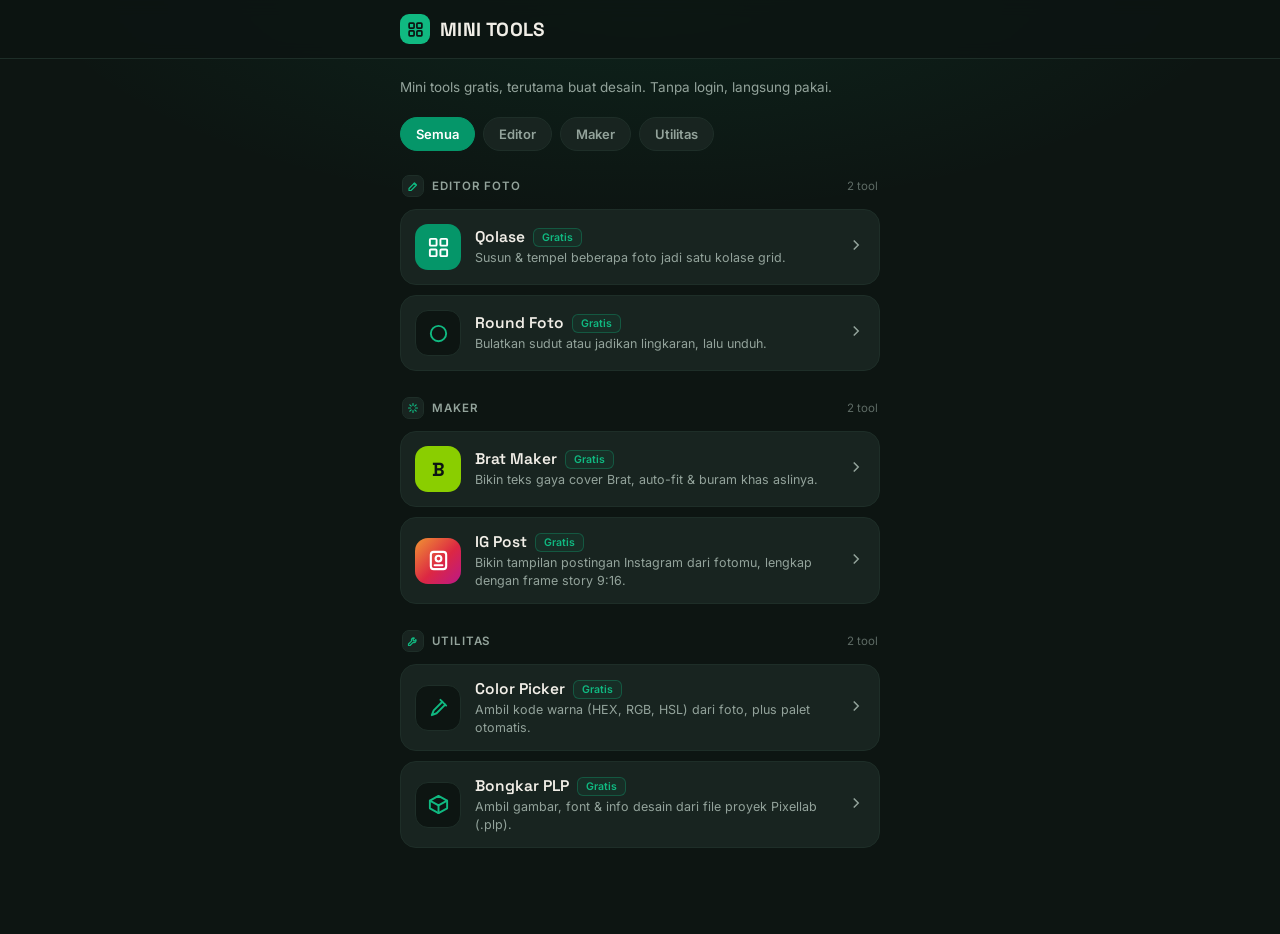
<file: index.html>
<!DOCTYPE html>
<html lang="id">
<head>
<meta charset="UTF-8">
<meta name="viewport" content="width=device-width, initial-scale=1.0, maximum-scale=1.0">
<title>Mini Tools — Alpa</title>
<meta name="description" content="Kumpulan mini tools gratis untuk desain: kolase foto, bulatkan foto, Brat Maker, IG Post, color picker, dan lainnya — langsung dari browser.">

<!-- Open Graph: preview link WhatsApp/Facebook/dll. URL harus absolut. -->
<meta property="og:title" content="Mini Tools — Alpa">
<meta property="og:description" content="Kumpulan mini tools gratis untuk desain: kolase foto, bulatkan foto, Brat Maker, IG Post, color picker, dan lainnya — langsung dari browser.">
<meta property="og:image" content="https://udiantos.github.io/og-image.jpg">
<meta property="og:image:alt" content="Mini Tools — kumpulan tools desain gratis">
<meta property="og:url" content="https://udiantos.github.io/">
<meta property="og:type" content="website">
<meta property="og:locale" content="id_ID">
<meta name="twitter:card" content="summary_large_image">
<link rel="preconnect" href="https://fonts.googleapis.com">
<link href="https://fonts.googleapis.com/css2?family=Space+Grotesk:wght@500;600;700&family=Inter:wght@400;500;600&display=swap" rel="stylesheet">
<style>
  :root{
    --ink:#0D1512; --ink-soft:#182420; --ink-line:#1E2E28; --ink-line-hi:#2A3E36;
    --emerald:#10B981; --emerald-deep:#059669;
    --text-light:#F1EEE7; --text-dim:#93A39B;
  }
  *{box-sizing:border-box;}
  [hidden]{display:none !important;}
  html,body{margin:0;padding:0;}
  body{
    background:var(--ink); color:var(--text-light); font-family:'Inter',sans-serif;
    min-height:100vh;
    background-image:
      radial-gradient(ellipse 70% 40% at 50% -5%, rgba(16,185,129,0.10), transparent 70%);
    background-repeat:no-repeat;
  }
  .wrap{ max-width:520px; margin:0 auto; padding:20px 20px 60px; }

  /* ---- Header ---- */
  .topbar{ border-bottom:1px solid var(--ink-line); background:rgba(13,21,18,0.85); position:sticky; top:0; z-index:10; backdrop-filter:blur(8px); -webkit-backdrop-filter:blur(8px); }
  .topbar-in{ max-width:520px; margin:0 auto; padding:14px 20px; display:flex; align-items:center; justify-content:space-between; gap:12px; }
  .brand{ display:flex; align-items:center; gap:10px; }
  .brand-icon{
    width:30px; height:30px; border-radius:9px; background:var(--emerald);
    display:flex; align-items:center; justify-content:center; flex-shrink:0;
  }
  .brand-icon svg{ width:17px; height:17px; color:var(--ink); }
  .brand-name{ font-family:'Space Grotesk',sans-serif; font-size:19px; font-weight:700; letter-spacing:0.02em; }
  .tagline{ color:var(--text-dim); font-size:13.5px; margin:0 0 22px; }

  /* ---- Filter chips ---- */
  .filters{
    display:flex; gap:8px; overflow-x:auto; scrollbar-width:none;
    margin:0 -20px 24px; padding:0 20px;
  }
  .filters::-webkit-scrollbar{ display:none; }
  .chip{
    flex-shrink:0; border:1px solid var(--ink-line); background:var(--ink-soft); color:var(--text-dim);
    font-family:'Inter',sans-serif; font-size:13px; font-weight:600; padding:8px 15px;
    border-radius:999px; cursor:pointer; transition:background .15s ease, color .15s ease, border-color .15s ease;
  }
  .chip.active{ background:var(--emerald-deep); border-color:var(--emerald-deep); color:#fff; }

  /* ---- Sections ---- */
  .group{ margin-bottom:26px; }
  .group-head{ display:flex; align-items:center; gap:8px; margin:0 2px 12px; }
  .group-icon{
    width:22px; height:22px; border-radius:7px; background:var(--ink-soft); border:1px solid var(--ink-line);
    display:flex; align-items:center; justify-content:center; color:var(--emerald); flex-shrink:0;
  }
  .group-icon svg{ width:12px; height:12px; }
  .group-title{
    font-size:11.5px; font-weight:600; letter-spacing:0.08em; text-transform:uppercase; color:var(--text-dim);
  }
  .group-count{ font-size:11.5px; color:var(--text-dim); opacity:.6; margin-left:auto; }

  .tools{ display:flex; flex-direction:column; gap:10px; }
  .tool-card{
    display:flex; align-items:center; gap:14px; text-decoration:none; color:inherit;
    background:var(--ink-soft); border:1px solid var(--ink-line); border-radius:16px;
    padding:14px 14px 14px 14px; transition:border-color 0.15s ease, transform 0.1s ease;
  }
  .tool-card:active{ transform:scale(0.98); }
  .tool-card:hover{ border-color:var(--ink-line-hi); }
  .tool-icon{
    width:46px; height:46px; border-radius:13px; flex-shrink:0;
    display:flex; align-items:center; justify-content:center;
  }
  .tool-icon svg{ width:23px; height:23px; }
  .tool-icon.solid{ background:var(--emerald-deep); }
  .tool-icon.solid svg{ color:#fff; }
  .tool-icon.dark{ background:var(--ink); border:1px solid var(--ink-line); }
  .tool-icon.dark svg{ color:var(--emerald); }
  .tool-icon.igpost{ background:linear-gradient(135deg,#f09433,#dc2743 55%,#bc1888); color:#fff; }
  .tool-icon.igpost svg{ color:#fff; }
  .tool-icon.brat{ background:#8ACE00; color:#0D1512; font-family:'Space Grotesk',sans-serif; font-weight:700; font-size:19px; }
  .tool-body{ flex:1; min-width:0; }
  .tool-top{ display:flex; align-items:center; gap:8px; margin-bottom:2px; }
  .tool-name{ font-family:'Space Grotesk',sans-serif; font-size:15.5px; font-weight:600; }
  .tool-desc{ color:var(--text-dim); font-size:12.5px; line-height:1.4; }
  .tool-arrow{ color:var(--text-dim); flex-shrink:0; }
  .tool-arrow svg{ width:18px; height:18px; }

  .badge{
    font-size:10.5px; font-weight:600; padding:2px 8px; border-radius:6px; white-space:nowrap;
    background:var(--ink); border:1px solid var(--ink-line); color:var(--text-dim);
  }
  .badge.free{ color:var(--emerald); border-color:rgba(16,185,129,0.3); background:rgba(16,185,129,0.07); }

  .empty{ text-align:center; color:var(--text-dim); font-size:13px; padding:30px 0; }
</style>
</head>
<body>
  <header class="topbar">
    <div class="topbar-in">
      <div class="brand">
        <div class="brand-icon">
          <svg viewBox="0 0 24 24" fill="none" stroke="currentColor" stroke-width="2.4" stroke-linecap="round" stroke-linejoin="round"><rect x="3" y="3" width="7" height="7" rx="1.2"/><rect x="14" y="3" width="7" height="7" rx="1.2"/><rect x="3" y="14" width="7" height="7" rx="1.2"/><rect x="14" y="14" width="7" height="7" rx="1.2"/></svg>
        </div>
        <div class="brand-name">MINI TOOLS</div>
      </div>
    </div>
  </header>
  <div class="wrap">
    <p class="tagline" id="tagline">Mini tools gratis, terutama buat desain. Tanpa login, langsung pakai.</p>

    <div class="filters" id="filters">
      <button class="chip active" data-filter="all">Semua</button>
      <button class="chip" data-filter="editor">Editor</button>
      <button class="chip" data-filter="maker">Maker</button>
      <button class="chip" data-filter="utilitas">Utilitas</button>
    </div>

    <!-- ===== EDITOR ===== -->
    <section class="group" data-group="editor">
      <div class="group-head">
        <div class="group-icon"><svg viewBox="0 0 24 24" fill="none" stroke="currentColor" stroke-width="2.4" stroke-linecap="round" stroke-linejoin="round"><path d="M4 21v-4l11-11 4 4L8 21H4z"/><path d="M14 7l3 3"/></svg></div>
        <div class="group-title">Editor Foto</div>
        <div class="group-count"></div>
      </div>
      <div class="tools">
        <a class="tool-card" href="/qolase/">
          <div class="tool-icon solid">
            <svg viewBox="0 0 24 24" fill="none" stroke="currentColor" stroke-width="2" stroke-linecap="round" stroke-linejoin="round"><rect x="3" y="3" width="7" height="7" rx="1"/><rect x="14" y="3" width="7" height="7" rx="1"/><rect x="3" y="14" width="7" height="7" rx="1"/><rect x="14" y="14" width="7" height="7" rx="1"/></svg>
          </div>
          <div class="tool-body">
            <div class="tool-top"><div class="tool-name">Qolase</div><span class="badge free">Gratis</span></div>
            <div class="tool-desc">Susun &amp; tempel beberapa foto jadi satu kolase grid.</div>
          </div>
          <div class="tool-arrow"><svg viewBox="0 0 24 24" fill="none" stroke="currentColor" stroke-width="2"><path d="M9 6l6 6-6 6"/></svg></div>
        </a>

        <a class="tool-card" href="/round-foto/">
          <div class="tool-icon dark">
            <svg viewBox="0 0 24 24" fill="none" stroke="currentColor" stroke-width="2"><rect x="4" y="4" width="16" height="16" rx="8"/></svg>
          </div>
          <div class="tool-body">
            <div class="tool-top"><div class="tool-name">Round Foto</div><span class="badge free">Gratis</span></div>
            <div class="tool-desc">Bulatkan sudut atau jadikan lingkaran, lalu unduh.</div>
          </div>
          <div class="tool-arrow"><svg viewBox="0 0 24 24" fill="none" stroke="currentColor" stroke-width="2"><path d="M9 6l6 6-6 6"/></svg></div>
        </a>

      </div>
    </section>

    <!-- ===== MAKER ===== -->
    <section class="group" data-group="maker">
      <div class="group-head">
        <div class="group-icon"><svg viewBox="0 0 24 24" fill="none" stroke="currentColor" stroke-width="2.4" stroke-linecap="round" stroke-linejoin="round"><path d="M12 3v4M12 17v4M3 12h4M17 12h4M5.6 5.6l2.8 2.8M15.6 15.6l2.8 2.8M18.4 5.6l-2.8 2.8M8.4 15.6l-2.8 2.8"/></svg></div>
        <div class="group-title">Maker</div>
        <div class="group-count"></div>
      </div>
      <div class="tools">
        <a class="tool-card" href="/brat-maker/">
          <div class="tool-icon brat">B</div>
          <div class="tool-body">
            <div class="tool-top"><div class="tool-name">Brat Maker</div><span class="badge free">Gratis</span></div>
            <div class="tool-desc">Bikin teks gaya cover Brat, auto-fit &amp; buram khas aslinya.</div>
          </div>
          <div class="tool-arrow"><svg viewBox="0 0 24 24" fill="none" stroke="currentColor" stroke-width="2"><path d="M9 6l6 6-6 6"/></svg></div>
        </a>
        <a class="tool-card" href="/ig-post/">
          <div class="tool-icon igpost"><svg viewBox="0 0 24 24" fill="none" stroke="currentColor" stroke-width="2.2" stroke-linecap="round" stroke-linejoin="round"><rect x="4" y="3" width="16" height="18" rx="3"/><circle cx="12" cy="10" r="3"/><path d="M8 17h8"/></svg></div>
          <div class="tool-body">
            <div class="tool-top"><div class="tool-name">IG Post</div><span class="badge free">Gratis</span></div>
            <div class="tool-desc">Bikin tampilan postingan Instagram dari fotomu, lengkap dengan frame story 9:16.</div>
          </div>
          <div class="tool-arrow"><svg viewBox="0 0 24 24" fill="none" stroke="currentColor" stroke-width="2"><path d="M9 6l6 6-6 6"/></svg></div>
        </a>
      </div>
    </section>

    <!-- ===== UTILITAS ===== -->
    <section class="group" data-group="utilitas">
      <div class="group-head">
        <div class="group-icon"><svg viewBox="0 0 24 24" fill="none" stroke="currentColor" stroke-width="2.4" stroke-linecap="round" stroke-linejoin="round"><path d="M14.7 6.3a4 4 0 0 0-5.4 5.4L3 18v3h3l6.3-6.3a4 4 0 0 0 5.4-5.4l-2.6 2.6-2.4-.6-.6-2.4 2.6-2.6z"/></svg></div>
        <div class="group-title">Utilitas</div>
        <div class="group-count"></div>
      </div>
      <div class="tools">
        <a class="tool-card" href="/color-picker/">
          <div class="tool-icon dark">
            <svg viewBox="0 0 24 24" fill="none" stroke="currentColor" stroke-width="2" stroke-linecap="round" stroke-linejoin="round"><path d="M14 4l6 6"/><path d="M16 6L7 15l-2 5 5-2 9-9"/></svg>
          </div>
          <div class="tool-body">
            <div class="tool-top"><div class="tool-name">Color Picker</div><span class="badge free">Gratis</span></div>
            <div class="tool-desc">Ambil kode warna (HEX, RGB, HSL) dari foto, plus palet otomatis.</div>
          </div>
          <div class="tool-arrow"><svg viewBox="0 0 24 24" fill="none" stroke="currentColor" stroke-width="2"><path d="M9 6l6 6-6 6"/></svg></div>
        </a>
        <a class="tool-card" href="/bongkar-plp/">
          <div class="tool-icon dark">
            <svg viewBox="0 0 24 24" fill="none" stroke="currentColor" stroke-width="2" stroke-linecap="round" stroke-linejoin="round"><path d="M21 8l-9-5-9 5 9 5 9-5z"/><path d="M3 8v8l9 5 9-5V8"/><path d="M12 13v8"/></svg>
          </div>
          <div class="tool-body">
            <div class="tool-top"><div class="tool-name">Bongkar PLP</div><span class="badge free">Gratis</span></div>
            <div class="tool-desc">Ambil gambar, font &amp; info desain dari file proyek Pixellab (.plp).</div>
          </div>
          <div class="tool-arrow"><svg viewBox="0 0 24 24" fill="none" stroke="currentColor" stroke-width="2"><path d="M9 6l6 6-6 6"/></svg></div>
        </a>
      </div>
    </section>

    <div class="empty" id="emptyMsg" hidden>Belum ada tools di kategori ini.</div>
  </div>

<script>
(function(){
  var filters = document.getElementById('filters');
  var groups = [].slice.call(document.querySelectorAll('.group'));

  // jumlah tools per kategori
  groups.forEach(function(g){
    var n = g.querySelectorAll('.tool-card').length;
    g.querySelector('.group-count').textContent = n + ' tool';
  });

  // ---- Filter kategori ----
  function applyFilter(name){
    var shown = 0;
    groups.forEach(function(g){
      var show = name === 'all' || g.dataset.group === name;
      g.hidden = !show;
      if (show) shown++;
    });
    document.getElementById('emptyMsg').hidden = shown > 0;
    [].forEach.call(filters.querySelectorAll('.chip'), function(c){
      c.classList.toggle('active', c.dataset.filter === name);
    });
    try { sessionStorage.setItem("tools_filter", name); } catch(e) {}
  }
  filters.addEventListener('click', function(e){
    var btn = e.target.closest('.chip');
    if (btn) applyFilter(btn.dataset.filter);
  });
  var saved = 'all';
  try { saved = sessionStorage.getItem("tools_filter") || 'all'; } catch(e) {}
  if (!filters.querySelector('[data-filter="' + saved + '"]')) saved = 'all';
  applyFilter(saved);
})();
</script>
</body>
</html>
</file>
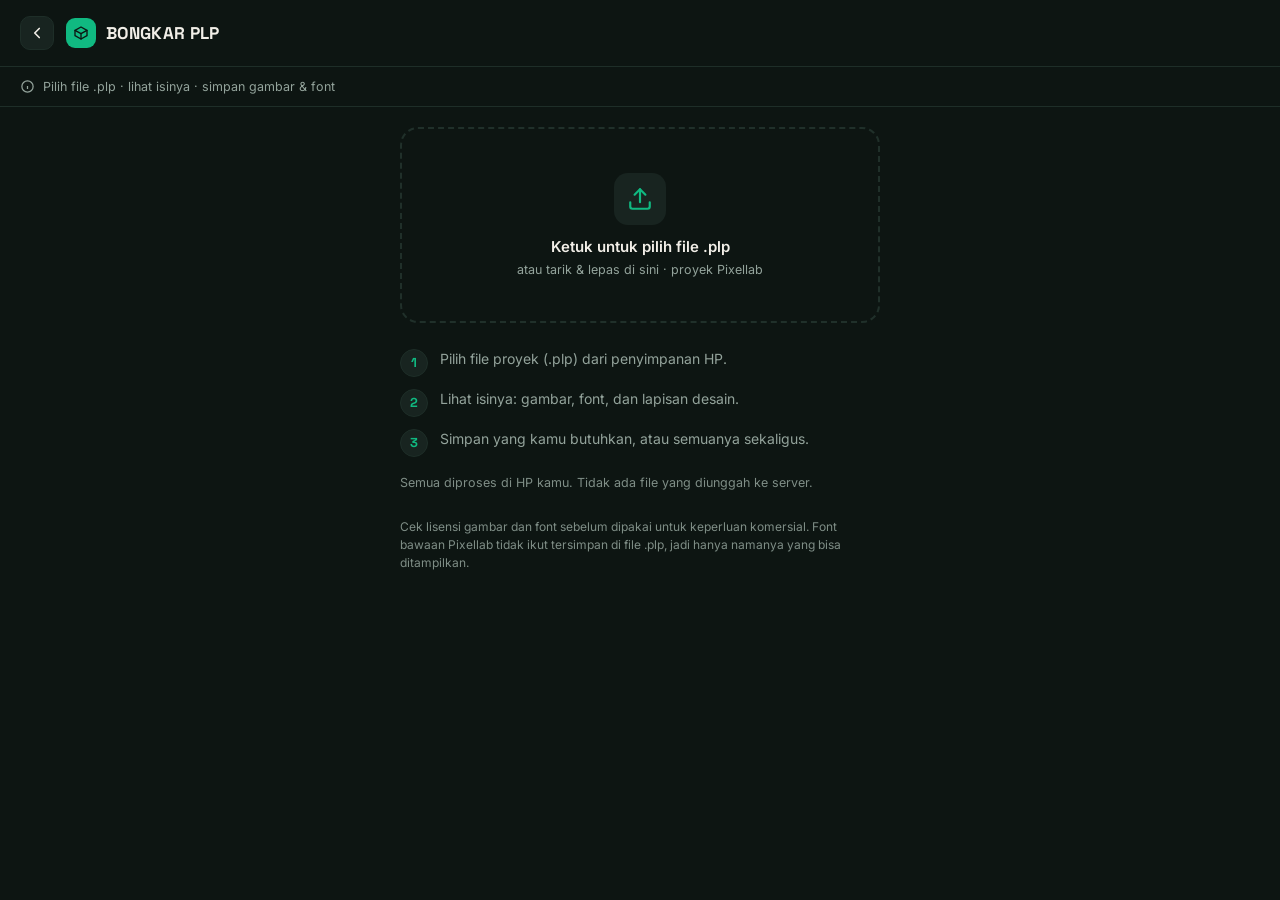
<file: bongkar-plp/index.html>
<!DOCTYPE html>
<html lang="id">
<head>
<meta charset="UTF-8">
<meta name="viewport" content="width=device-width, initial-scale=1.0, maximum-scale=1.0">
<title>Bongkar PLP — Mini Tools</title>
<link rel="preconnect" href="https://fonts.googleapis.com">
<link href="https://fonts.googleapis.com/css2?family=Space+Grotesk:wght@400;500;600;700&family=Inter:wght@400;500;600&display=swap" rel="stylesheet">
<link rel="stylesheet" href="styles.css">
</head>
<body>

<div class="topbar">
  <a class="back-btn" href="/" aria-label="Kembali ke daftar tools">
    <svg viewBox="0 0 24 24" fill="none" stroke="currentColor" stroke-width="2.2" stroke-linecap="round" stroke-linejoin="round"><path d="M15 18l-6-6 6-6"/></svg>
  </a>
  <div class="topbar-brand">
    <div class="topbar-icon">
      <svg viewBox="0 0 24 24" fill="none" stroke="currentColor" stroke-width="2" stroke-linecap="round" stroke-linejoin="round"><path d="M21 8l-9-5-9 5 9 5 9-5z"/><path d="M3 8v8l9 5 9-5V8"/><path d="M12 13v8"/></svg>
    </div>
    BONGKAR PLP
  </div>
</div>

<div class="hint-bar">
  <span class="hint-icon">
    <svg viewBox="0 0 24 24" fill="none" stroke="currentColor" stroke-width="2"><circle cx="12" cy="12" r="9"/><path d="M12 16v-5M12 8h.01"/></svg>
  </span>
  <span>Pilih file .plp · lihat isinya · simpan gambar &amp; font</span>
</div>

<div class="content">
  <input id="file" type="file" hidden>

  <!-- Intro: dipilih file dulu -->
  <section id="intro">
    <div class="dropzone" id="dropzone">
      <div class="dropzone-icon">
        <svg viewBox="0 0 24 24" fill="none" stroke="currentColor" stroke-width="2" stroke-linecap="round" stroke-linejoin="round"><path d="M21 15v4a2 2 0 0 1-2 2H5a2 2 0 0 1-2-2v-4"/><path d="M17 8l-5-5-5 5"/><path d="M12 3v12"/></svg>
      </div>
      <div class="dropzone-title">Ketuk untuk pilih file .plp</div>
      <div class="dropzone-sub">atau tarik &amp; lepas di sini · proyek Pixellab</div>
    </div>

    <div id="prog" hidden><div id="bar"><i></i></div><span id="ptxt"></span></div>
    <div id="err" class="alert" role="alert" hidden></div>

    <ol class="steps">
      <li><span class="num">1</span><span>Pilih file proyek (.plp) dari penyimpanan HP.</span></li>
      <li><span class="num">2</span><span>Lihat isinya: gambar, font, dan lapisan desain.</span></li>
      <li><span class="num">3</span><span>Simpan yang kamu butuhkan, atau semuanya sekaligus.</span></li>
    </ol>
    <p class="privacy">Semua diproses di HP kamu. Tidak ada file yang diunggah ke server.</p>
  </section>

  <!-- Hasil -->
  <section id="result" hidden>
    <div class="hero">
      <img id="poster" class="poster" alt="">
      <div class="hero-body">
        <h2 id="title"></h2>
        <p id="stats"></p>
        <div class="acts">
          <button class="btn sm" id="all">Simpan semua (.zip)</button>
          <button class="btn sm ghost" id="again">Pilih file lain</button>
        </div>
      </div>
    </div>
    <div class="tabs" role="tablist" id="tabs"></div>
    <div id="panels"></div>
  </section>

  <p class="note">Cek lisensi gambar dan font sebelum dipakai untuk keperluan komersial. Font bawaan Pixellab tidak ikut tersimpan di file .plp, jadi hanya namanya yang bisa ditampilkan.</p>
</div>

<div class="toast" id="toast">
  <svg viewBox="0 0 24 24" fill="none" stroke="currentColor" stroke-width="2.5" stroke-linecap="round" stroke-linejoin="round"><path d="M20 6L9 17l-5-5"/></svg>
  <span id="toastMsg"></span>
</div>

<script src="jszip.min.js"></script>
<script src="script.js"></script>
</body>
</html>
</file>
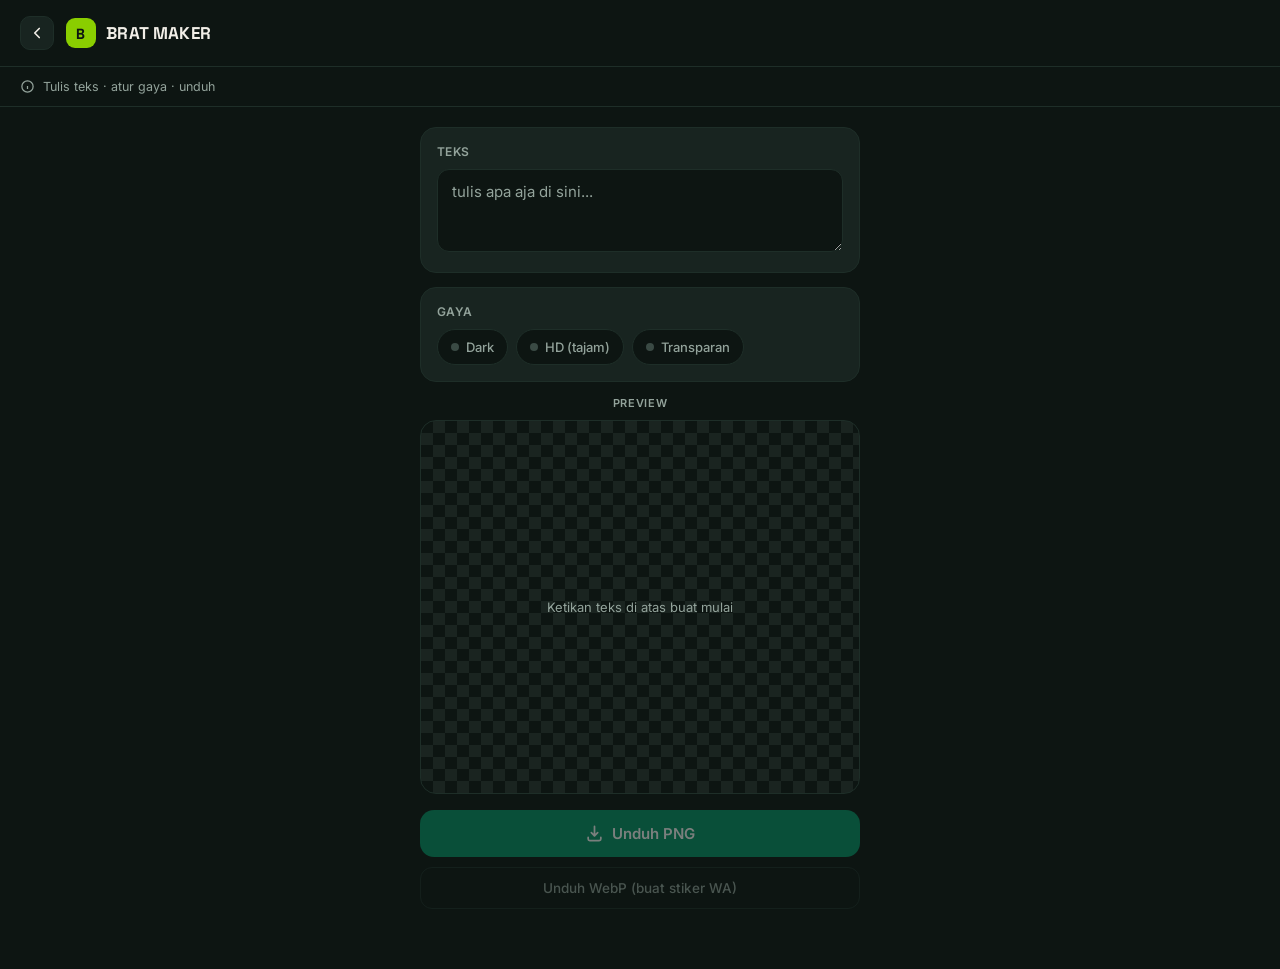
<file: brat-maker/index.html>
<!DOCTYPE html>
<html lang="id">
<head>
<meta charset="UTF-8">
<meta name="viewport" content="width=device-width, initial-scale=1.0, maximum-scale=1.0">
<title>Brat Maker — Mini Tools</title>
<link rel="preconnect" href="https://fonts.googleapis.com">
<link href="https://fonts.googleapis.com/css2?family=Space+Grotesk:wght@400;500;600;700&family=Inter:wght@400;500;600&family=Archivo+Narrow:wght@400;700&display=swap" rel="stylesheet">
<link rel="stylesheet" href="styles.css">
</head>
<body>

<div class="topbar">
  <a class="back-btn" href="/" aria-label="Kembali ke daftar tools">
    <svg viewBox="0 0 24 24" fill="none" stroke="currentColor" stroke-width="2.2" stroke-linecap="round" stroke-linejoin="round"><path d="M15 18l-6-6 6-6"/></svg>
  </a>
  <div class="topbar-brand">
    <div class="topbar-icon">B</div>
    BRAT MAKER
  </div>
</div>

<div class="hint-bar">
  <span class="hint-icon">
    <svg viewBox="0 0 24 24" fill="none" stroke="currentColor" stroke-width="2"><circle cx="12" cy="12" r="9"/><path d="M12 16v-5M12 8h.01"/></svg>
  </span>
  <span>Tulis teks · atur gaya · unduh</span>
</div>

<div class="content">

  <div class="prop-block">
    <div class="section-label">Teks</div>
    <textarea id="textInput" placeholder="tulis apa aja di sini..." maxlength="200" rows="3"></textarea>
  </div>

  <div class="prop-block">
    <div class="section-label">Gaya</div>
    <div class="toggle-row">
      <button type="button" class="toggle-chip" id="darkToggle">
        <span class="chip-dot dot-dark"></span> Dark
      </button>
      <button type="button" class="toggle-chip" id="hdToggle">
        <span class="chip-dot dot-hd"></span> HD (tajam)
      </button>
      <button type="button" class="toggle-chip" id="nobgToggle">
        <span class="chip-dot dot-nobg"></span> Transparan
      </button>
    </div>
  </div>

  <div class="preview-wrap">
    <div class="preview-label">PREVIEW</div>
    <div class="stage-outer">
      <canvas id="canvas" width="512" height="512"></canvas>
      <div class="empty-hint" id="emptyHint">Ketikan teks di atas buat mulai</div>
    </div>
  </div>

  <button class="btn-download-main" id="downloadPngBtn">
    <svg viewBox="0 0 24 24" fill="none" stroke="currentColor" stroke-width="2.2" stroke-linecap="round" stroke-linejoin="round"><path d="M12 3v12m0 0l-4-4m4 4l4-4"/><path d="M4 17v2a2 2 0 0 0 2 2h12a2 2 0 0 0 2-2v-2"/></svg>
    Unduh PNG
  </button>
  <button class="ghost-btn" id="downloadWebpBtn">Unduh WebP (buat stiker WA)</button>

</div>

<div class="toast" id="toast">
  <svg viewBox="0 0 24 24" fill="none" stroke="currentColor" stroke-width="2.5" stroke-linecap="round" stroke-linejoin="round"><path d="M20 6L9 17l-5-5"/></svg>
  <span id="toastMsg">Berhasil diunduh</span>
</div>

<script src="script.js"></script>
</body>
</html>
</file>
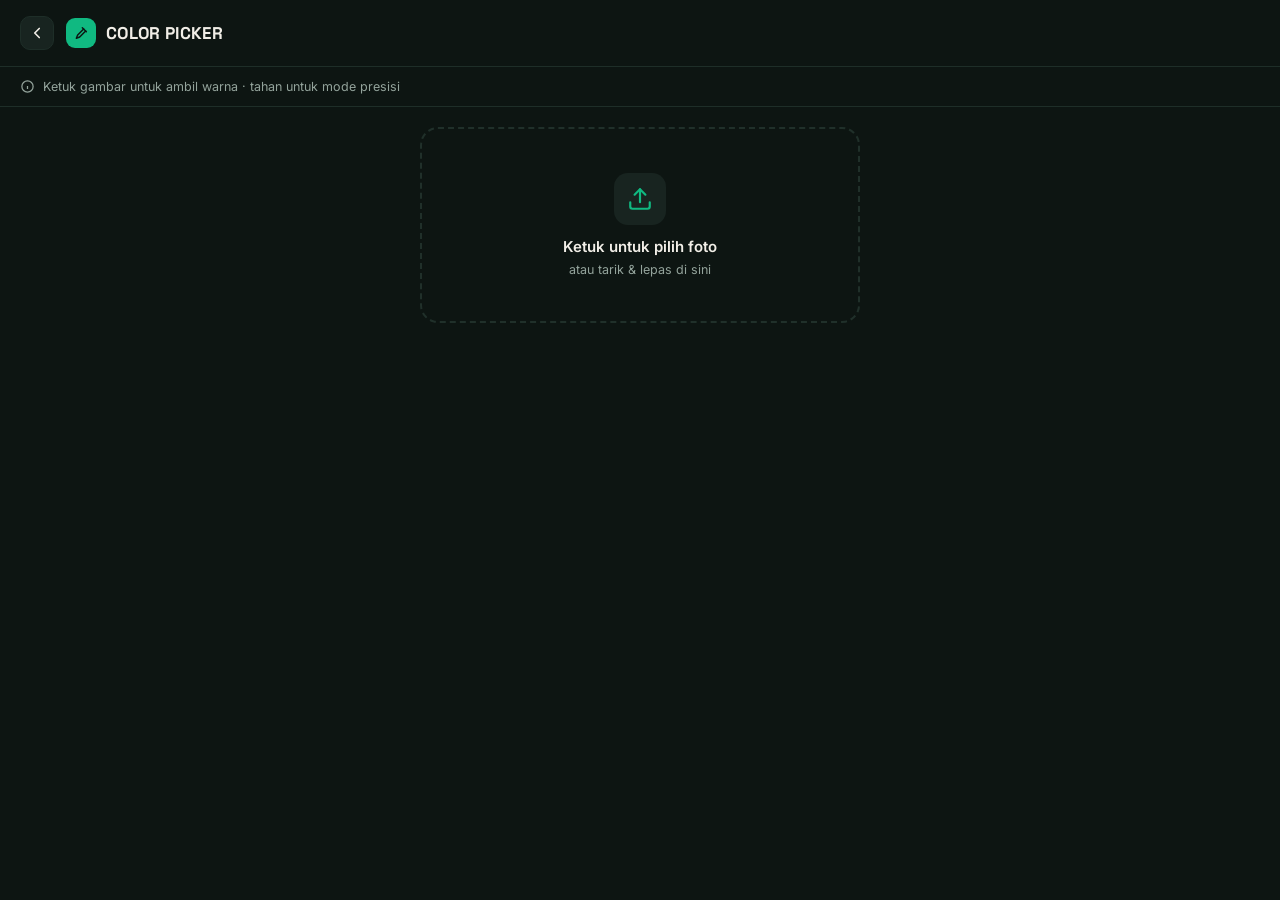
<file: color-picker/index.html>
<!DOCTYPE html>
<html lang="id">
<head>
<meta charset="UTF-8">
<meta name="viewport" content="width=device-width, initial-scale=1.0, maximum-scale=1.0">
<title>Color Picker — Mini Tools</title>
<link rel="preconnect" href="https://fonts.googleapis.com">
<link href="https://fonts.googleapis.com/css2?family=Space+Grotesk:wght@400;500;600;700&family=Inter:wght@400;500;600&display=swap" rel="stylesheet">
<link rel="stylesheet" href="styles.css">
</head>
<body>

<div class="topbar">
  <a class="back-btn" href="/" aria-label="Kembali ke daftar tools">
    <svg viewBox="0 0 24 24" fill="none" stroke="currentColor" stroke-width="2.2" stroke-linecap="round" stroke-linejoin="round"><path d="M15 18l-6-6 6-6"/></svg>
  </a>
  <div class="topbar-brand">
    <div class="topbar-icon">
      <svg viewBox="0 0 24 24" fill="none" stroke="currentColor" stroke-width="2.2" stroke-linecap="round" stroke-linejoin="round"><path d="M14 4l6 6"/><path d="M16 6L7 15l-2 5 5-2 9-9"/></svg>
    </div>
    COLOR PICKER
  </div>
</div>

<div class="hint-bar">
  <span class="hint-icon">
    <svg viewBox="0 0 24 24" fill="none" stroke="currentColor" stroke-width="2"><circle cx="12" cy="12" r="9"/><path d="M12 16v-5M12 8h.01"/></svg>
  </span>
  <span>Ketuk gambar untuk ambil warna · tahan untuk mode presisi</span>
</div>

<div class="content">

  <div class="dropzone" id="dropzone">
    <div class="dropzone-icon">
      <svg viewBox="0 0 24 24" fill="none" stroke="currentColor" stroke-width="2" stroke-linecap="round" stroke-linejoin="round"><path d="M21 15v4a2 2 0 0 1-2 2H5a2 2 0 0 1-2-2v-4"/><path d="M17 8l-5-5-5 5"/><path d="M12 3v12"/></svg>
    </div>
    <div class="dropzone-title">Ketuk untuk pilih foto</div>
    <div class="dropzone-sub">atau tarik &amp; lepas di sini</div>
    <input type="file" id="fileInput" accept="image/*" hidden>
  </div>

  <div class="editor" id="editor" hidden>

    <div class="sticky-bar">
      <div class="sticky-swatch" id="stickySwatch"></div>
      <div class="sticky-hex" id="stickyHex">#------</div>
      <button class="copy-btn" id="stickyCopy">Salin</button>
    </div>

    <div class="preview-wrap">
      <div class="stage-outer">
        <div class="canvas-wrap" id="canvasWrap">
          <canvas id="canvas"></canvas>
          <div id="marker"></div>
          <div id="loupe"><canvas id="loupeCanvas" width="104" height="104"></canvas></div>
        </div>
      </div>
    </div>

    <button class="ghost-btn" id="changePhotoBtn">Ganti Foto</button>

    <div class="prop-block">
      <div class="picked">
        <div class="picked-swatch" id="pickedSwatch"></div>
        <div>
          <div class="picked-name" id="pickedName">#------</div>
          <div class="picked-sub">Warna terpilih</div>
        </div>
      </div>
      <div class="code-row"><div class="code-key">HEX</div><div class="code-val" id="vHex"></div><button class="copy-btn" data-copy="vHex">Salin</button></div>
      <div class="code-row"><div class="code-key">RGB</div><div class="code-val" id="vRgb"></div><button class="copy-btn" data-copy="vRgb">Salin</button></div>
      <div class="code-row"><div class="code-key">HSL</div><div class="code-val" id="vHsl"></div><button class="copy-btn" data-copy="vHsl">Salin</button></div>
    </div>

    <div class="prop-block">
      <div class="section-label">Palet Otomatis</div>
      <div class="section-label-row">Warna dominan di foto · ketuk untuk memilih</div>
      <div class="palette" id="palette"></div>
    </div>

    <div class="prop-block">
      <div class="section-label">Riwayat</div>
      <div class="section-label-row">Warna yang pernah kamu ambil di sesi ini</div>
      <div class="palette" id="history"></div>
      <div class="hist-empty" id="histEmpty">Belum ada.</div>
    </div>

  </div>

</div>

<div class="toast" id="toast">
  <svg viewBox="0 0 24 24" fill="none" stroke="currentColor" stroke-width="2.5" stroke-linecap="round" stroke-linejoin="round"><path d="M20 6L9 17l-5-5"/></svg>
  <span id="toastMsg">Disalin</span>
</div>

<script src="script.js"></script>
</body>
</html>
</file>
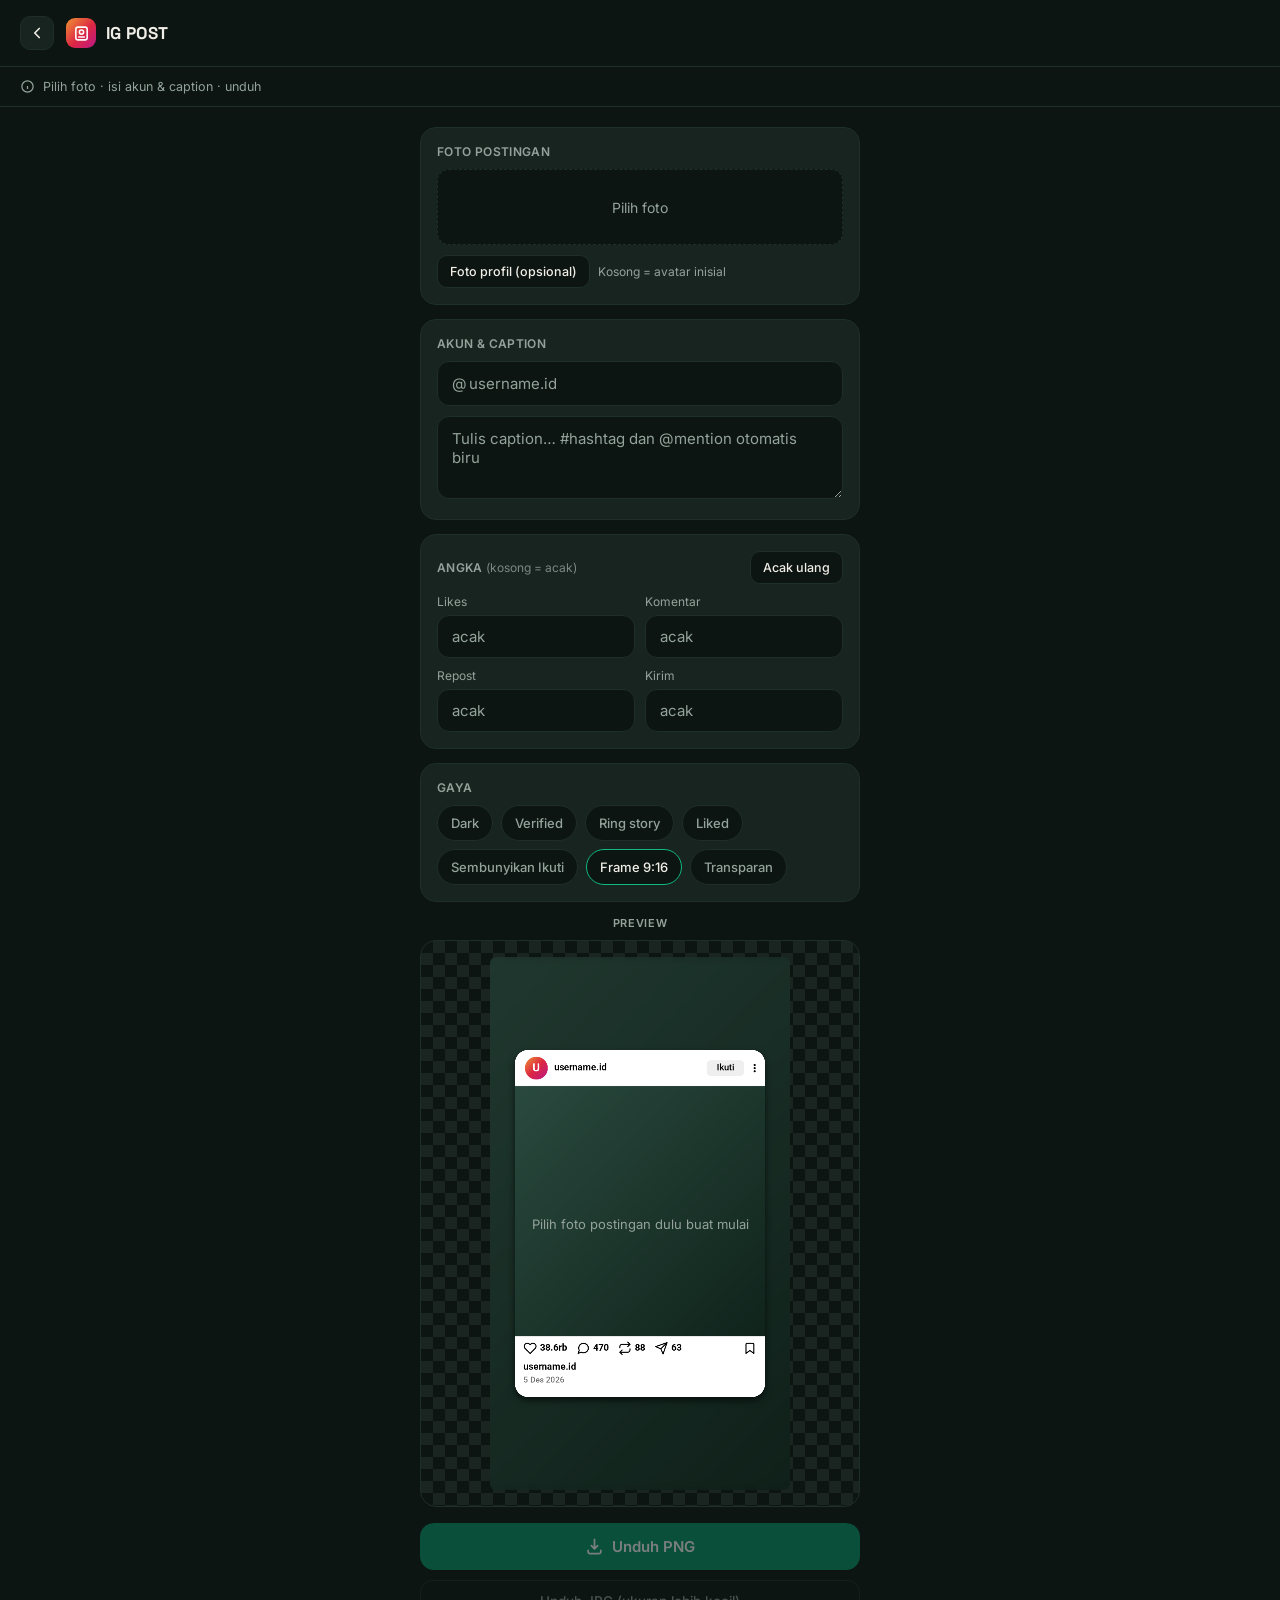
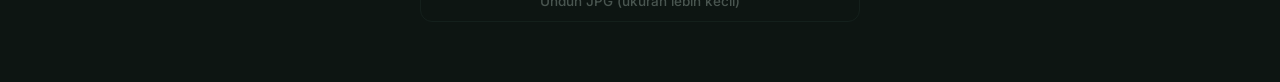
<file: ig-post/index.html>
<!DOCTYPE html>
<html lang="id">
<head>
<meta charset="UTF-8">
<meta name="viewport" content="width=device-width, initial-scale=1.0, maximum-scale=1.0">
<title>IG Post — Mini Tools</title>
<link rel="preconnect" href="https://fonts.googleapis.com">
<link href="https://fonts.googleapis.com/css2?family=Space+Grotesk:wght@400;500;600;700&family=Inter:wght@400;500;600&family=Roboto:wght@400;500;600;700&display=swap" rel="stylesheet">
<link rel="stylesheet" href="styles.css">
</head>
<body>

<div class="topbar">
  <a class="back-btn" href="/" aria-label="Kembali ke daftar tools">
    <svg viewBox="0 0 24 24" fill="none" stroke="currentColor" stroke-width="2.2" stroke-linecap="round" stroke-linejoin="round"><path d="M15 18l-6-6 6-6"/></svg>
  </a>
  <div class="topbar-brand">
    <div class="topbar-icon">
      <svg viewBox="0 0 24 24" fill="none" stroke="currentColor" stroke-width="2.2" stroke-linecap="round" stroke-linejoin="round"><rect x="4" y="3" width="16" height="18" rx="3"/><circle cx="12" cy="10" r="3"/><path d="M8 17h8"/></svg>
    </div>
    IG POST
  </div>
</div>

<div class="hint-bar">
  <span class="hint-icon">
    <svg viewBox="0 0 24 24" fill="none" stroke="currentColor" stroke-width="2"><circle cx="12" cy="12" r="9"/><path d="M12 16v-5M12 8h.01"/></svg>
  </span>
  <span>Pilih foto · isi akun &amp; caption · unduh</span>
</div>

<div class="content">

  <div class="prop-block">
    <div class="section-label">Foto postingan</div>
    <input type="file" id="photoInput" accept="image/*" hidden>
    <button type="button" class="drop-btn" id="photoBtn">
      <img id="photoThumb" alt="" hidden>
      <span class="drop-text" id="photoText">Pilih foto</span>
    </button>
    <div class="avatar-row">
      <input type="file" id="avatarInput" accept="image/*" hidden>
      <button type="button" class="small-btn" id="avatarBtn">Foto profil (opsional)</button>
      <button type="button" class="small-btn danger" id="avatarClear" hidden>Hapus</button>
      <span class="avatar-note" id="avatarNote">Kosong = avatar inisial</span>
    </div>
  </div>

  <div class="prop-block">
    <div class="section-label">Akun &amp; caption</div>
    <div class="user-field">
      <span class="at">@</span>
      <input type="text" id="userInput" placeholder="username.id" maxlength="30" autocomplete="off" autocapitalize="off" spellcheck="false">
    </div>
    <textarea id="captionInput" placeholder="Tulis caption… #hashtag dan @mention otomatis biru" maxlength="500" rows="3"></textarea>
  </div>

  <div class="prop-block">
    <div class="section-label-row">
      <div class="section-label">Angka <span class="sub">(kosong = acak)</span></div>
      <button type="button" class="small-btn" id="rerollBtn">Acak ulang</button>
    </div>
    <div class="num-grid">
      <label>Likes<input type="text" inputmode="numeric" id="likesInput" placeholder="acak"></label>
      <label>Komentar<input type="text" inputmode="numeric" id="commentsInput" placeholder="acak"></label>
      <label>Repost<input type="text" inputmode="numeric" id="repostsInput" placeholder="acak"></label>
      <label>Kirim<input type="text" inputmode="numeric" id="sendsInput" placeholder="acak"></label>
    </div>
  </div>

  <div class="prop-block">
    <div class="section-label">Gaya</div>
    <div class="toggle-row">
      <button type="button" class="toggle-chip" data-opt="dark">Dark</button>
      <button type="button" class="toggle-chip" data-opt="verified">Verified</button>
      <button type="button" class="toggle-chip" data-opt="story">Ring story</button>
      <button type="button" class="toggle-chip" data-opt="like">Liked</button>
      <button type="button" class="toggle-chip" data-opt="follow">Sembunyikan Ikuti</button>
      <button type="button" class="toggle-chip active" data-opt="frame">Frame 9:16</button>
      <button type="button" class="toggle-chip" data-opt="nobg" id="nobgChip">Transparan</button>
    </div>
  </div>

  <div class="preview-wrap">
    <div class="preview-label">PREVIEW</div>
    <div class="stage-outer">
      <canvas id="canvas" width="540" height="960"></canvas>
      <div class="empty-hint" id="emptyHint">Pilih foto postingan dulu buat mulai</div>
    </div>
  </div>

  <button class="btn-download-main" id="downloadPngBtn" disabled>
    <svg viewBox="0 0 24 24" fill="none" stroke="currentColor" stroke-width="2.2" stroke-linecap="round" stroke-linejoin="round"><path d="M12 3v12m0 0l-4-4m4 4l4-4"/><path d="M4 17v2a2 2 0 0 0 2 2h12a2 2 0 0 0 2-2v-2"/></svg>
    Unduh PNG
  </button>
  <button class="ghost-btn" id="downloadJpgBtn" disabled>Unduh JPG (ukuran lebih kecil)</button>

</div>

<div class="toast" id="toast">
  <svg viewBox="0 0 24 24" fill="none" stroke="currentColor" stroke-width="2.5" stroke-linecap="round" stroke-linejoin="round"><path d="M20 6L9 17l-5-5"/></svg>
  <span id="toastMsg">Berhasil diunduh</span>
</div>

<script src="script.js"></script>
</body>
</html>
</file>
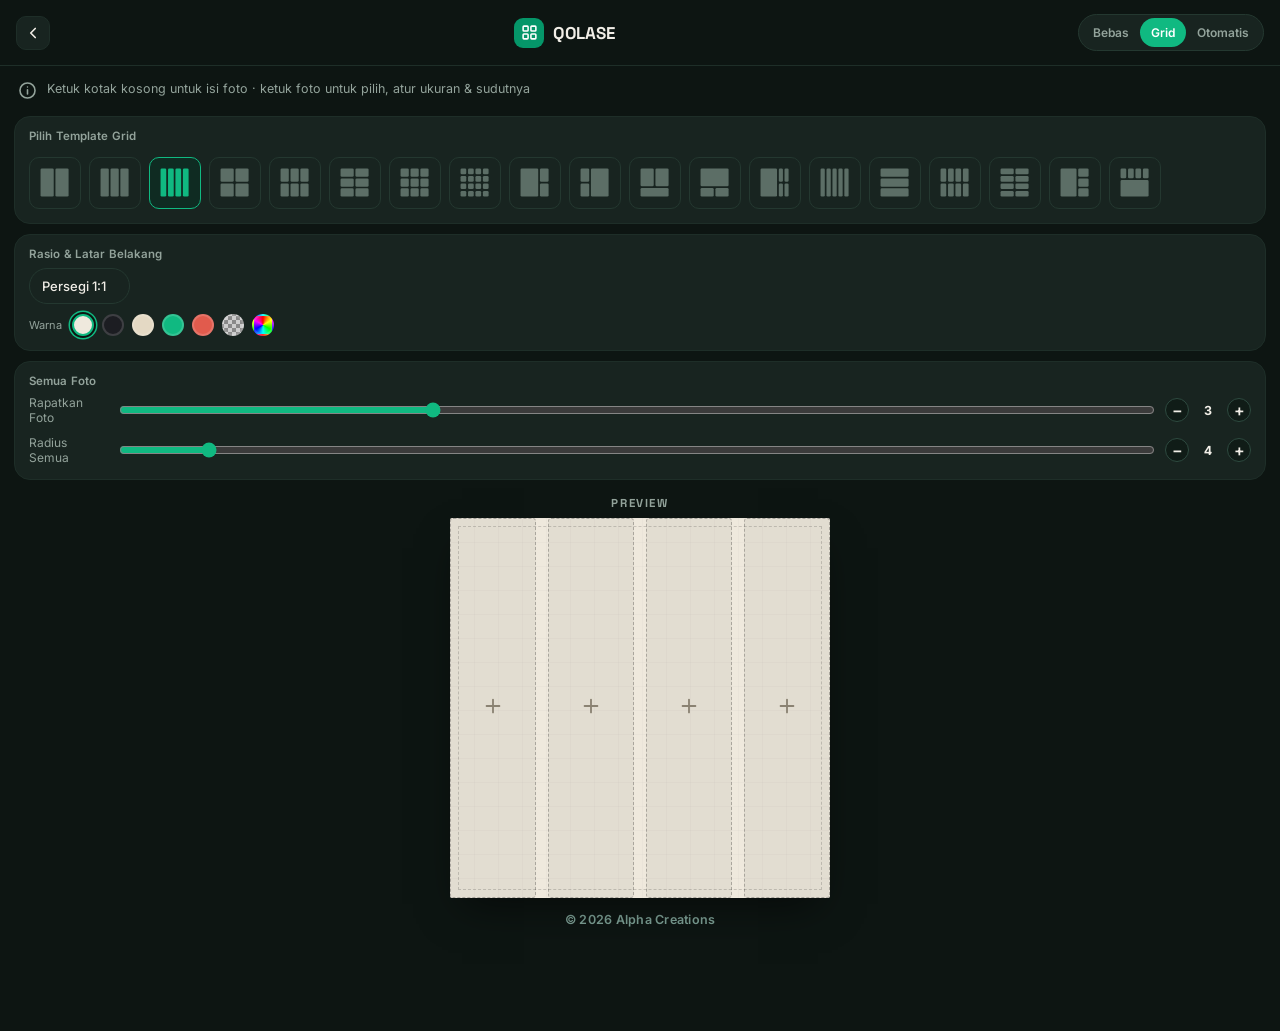
<file: qolase/index.html>
<!DOCTYPE html>
<html lang="id">
<head>
<meta charset="UTF-8">
<meta name="viewport" content="width=device-width, initial-scale=1.0, maximum-scale=1.0, user-scalable=no">
<title>Kolase — Tempel & Susun Foto</title>
<link rel="preconnect" href="https://fonts.googleapis.com">
<link href="https://fonts.googleapis.com/css2?family=Space+Grotesk:wght@400;500;600;700&family=Inter:wght@400;500;600&display=swap" rel="stylesheet">
<link rel="stylesheet" href="styles.css">
</head>
<body>

<div class="topbar">
  <a href="/" aria-label="Kembali ke daftar tools" style="width:34px;height:34px;border-radius:10px;background:var(--ink-soft);border:1px solid #1E2E28;color:var(--text-light);display:flex;align-items:center;justify-content:center;text-decoration:none;flex-shrink:0;margin-right:2px;">
    <svg viewBox="0 0 24 24" fill="none" stroke="currentColor" stroke-width="2.2" stroke-linecap="round" stroke-linejoin="round" style="width:18px;height:18px;"><path d="M15 18l-6-6 6-6"/></svg>
  </a>
  <div class="topbar-brand">
    <div class="topbar-icon">
      <svg viewBox="0 0 24 24" fill="none" stroke="currentColor" stroke-width="2.2" stroke-linecap="round" stroke-linejoin="round"><rect x="3" y="3" width="7" height="7" rx="1.2"/><rect x="14" y="3" width="7" height="7" rx="1.2"/><rect x="3" y="14" width="7" height="7" rx="1.2"/><rect x="14" y="14" width="7" height="7" rx="1.2"/></svg>
    </div>
    <h1>QOLASE</h1>
  </div>
  <div class="segmented" id="modeSegmented">
    <button id="modeFreeBtn">Bebas</button>
    <button id="modeGridBtn" class="active">Grid</button>
    <button id="modeAutoBtn">Otomatis</button>
  </div>
</div>

<footer id="hintFooter" class="hint-bar">
  <div class="hint-icon">
    <svg viewBox="0 0 24 24" fill="none" stroke="currentColor" stroke-width="2" stroke-linecap="round" stroke-linejoin="round">
      <circle cx="12" cy="12" r="9.5"/>
      <line x1="12" y1="11" x2="12" y2="16.5"/>
      <circle cx="12" cy="7.6" r="0.9" fill="currentColor" stroke="none"/>
    </svg>
  </div>
  <span id="hintText">Geser untuk pindah · titik biru: ukuran · titik kuning: putar · pilih foto untuk atur sudut</span>
</footer>

<div class="group" id="freeGroup" style="display:none;">
  <div class="toolbar" style="padding-bottom:8px;">
    <button class="tbtn primary" id="btnAdd">
      <svg viewBox="0 0 24 24" fill="none" stroke="currentColor" stroke-width="2.2" stroke-linecap="round"><path d="M12 5v14M5 12h14"/></svg>
      Tambah Foto
    </button>
  </div>
  <div class="toolbar" id="freeControls" style="padding-top:0;">
    <button class="tbtn" id="btnFront" disabled>Depan</button>
    <button class="tbtn" id="btnBack" disabled>Belakang</button>
    <button class="tbtn danger" id="btnDelete" disabled>Hapus</button>
  </div>
</div>

<div class="group" id="tplGroup">
  <div class="section-label-row">
    <div class="section-label" id="tplLabel">Pilih Template Grid</div>
    <button class="tbtn-mini danger" id="btnClearGrid" style="display:none;">
      <svg viewBox="0 0 24 24" fill="none" stroke="currentColor" stroke-width="2.2" stroke-linecap="round" stroke-linejoin="round"><path d="M3 6h18"/><path d="M8 6V4a2 2 0 0 1 2-2h4a2 2 0 0 1 2 2v2"/><path d="M19 6l-1 14a2 2 0 0 1-2 2H8a2 2 0 0 1-2-2L5 6"/></svg>
      Kosongkan
    </button>
  </div>
  <div class="tpl-strip" id="tplStrip"></div>
</div>

<div class="group" id="autoGroup" style="display:none;">
  <div class="section-label-row">
    <div class="section-label">Grid Otomatis (1:1)</div>
    <button class="tbtn-mini danger" id="btnClearAuto" style="display:none;">
      <svg viewBox="0 0 24 24" fill="none" stroke="currentColor" stroke-width="2.2" stroke-linecap="round" stroke-linejoin="round"><path d="M3 6h18"/><path d="M8 6V4a2 2 0 0 1 2-2h4a2 2 0 0 1 2 2v2"/><path d="M19 6l-1 14a2 2 0 0 1-2 2H8a2 2 0 0 1-2-2L5 6"/></svg>
      Kosongkan
    </button>
  </div>
  <div class="section-label" style="padding-top:0; margin-top:-3px;">Tambah/kurangi kotak bebas — rasio canvas menyesuaikan otomatis</div>
  <div class="prop-block" style="margin-top:8px;">
    <div class="prop-row">
      <label>Kolom</label>
      <div class="slider-control">
        <input type="range" id="autoColsSlider" min="1" max="8" step="1" value="3">
        <div class="stepper">
          <button type="button" class="step-btn" data-for="autoColsSlider" data-step="-1">−</button>
          <span class="step-value" id="autoColsVal">3</span>
          <button type="button" class="step-btn" data-for="autoColsSlider" data-step="1">+</button>
        </div>
      </div>
    </div>
    <div class="prop-row">
      <label>Baris</label>
      <div class="slider-control">
        <input type="range" id="autoRowsSlider" min="1" max="8" step="1" value="2">
        <div class="stepper">
          <button type="button" class="step-btn" data-for="autoRowsSlider" data-step="-1">−</button>
          <span class="step-value" id="autoRowsVal">2</span>
          <button type="button" class="step-btn" data-for="autoRowsSlider" data-step="1">+</button>
        </div>
      </div>
    </div>
  </div>
</div>

<div class="group">
  <div class="section-label">Rasio &amp; Latar Belakang</div>
  <div class="toolbar" id="ratioToolbar" style="padding:0 0 10px;">
    <select class="tselect" id="ratioSelect">
      <option value="1:1">Persegi 1:1</option>
      <option value="4:5">Potret 4:5</option>
      <option value="3:4">Potret 3:4</option>
      <option value="2:3">Potret 2:3</option>
      <option value="9:16">Story 9:16</option>
      <option value="3:2">Lanskap 3:2</option>
      <option value="4:3">Lanskap 4:3</option>
      <option value="16:9">Lebar 16:9</option>
    </select>
  </div>
  <div class="section-label" id="autoRatioNote" style="display:none; padding:0 0 10px;">Rasio menyesuaikan otomatis mengikuti kolom &amp; baris</div>
  <div class="swatches" style="padding:0;">
    <span class="swatch-label">Warna</span>
    <div class="swatch active" data-color="#EFE9DD" style="background:#EFE9DD"></div>
    <div class="swatch" data-color="#1C1D22" style="background:#1C1D22"></div>
    <div class="swatch" data-color="#E4D9C4" style="background:#E4D9C4"></div>
    <div class="swatch" data-color="#10B981" style="background:#10B981"></div>
    <div class="swatch" data-color="#E15B4D" style="background:#E15B4D"></div>
    <div class="swatch transparent-sw" id="swTransparent" title="Transparan"></div>
    <div class="swatch custom">
      <input type="color" id="customColor" value="#EFE9DD">
    </div>
  </div>
</div>

<div class="group" id="propsGroup" style="display:none;">
  <div id="globalPropsWrap" style="display:none;">
    <div class="section-label">Semua Foto</div>
    <div class="prop-block" id="gridGlobalPanel">
      <div class="prop-row">
        <label>Rapatkan Foto</label>
        <div class="slider-control">
          <input type="range" id="globalGapSlider" min="0" max="10" step="0.5" value="3">
          <div class="stepper">
            <button type="button" class="step-btn" data-for="globalGapSlider" data-step="-1">−</button>
            <span class="step-value" id="globalGapVal">3</span>
            <button type="button" class="step-btn" data-for="globalGapSlider" data-step="1">+</button>
          </div>
        </div>
      </div>
      <div class="prop-row">
        <label>Radius Semua</label>
        <div class="slider-control">
          <input type="range" id="globalRadiusSlider" min="0" max="50" value="4">
          <div class="stepper">
            <button type="button" class="step-btn" data-for="globalRadiusSlider" data-step="-1">−</button>
            <span class="step-value" id="globalRadiusVal">4</span>
            <button type="button" class="step-btn" data-for="globalRadiusSlider" data-step="1">+</button>
          </div>
        </div>
      </div>
    </div>
  </div>

  <div id="selectedPropsWrap" style="display:none; margin-top:18px;">
    <div class="section-label" id="selectedPropsLabel">Foto Terpilih</div>
    <div class="prop-block" id="propPanel">
      <div class="prop-row">
        <label>Kelengkungan</label>
        <div class="slider-control">
          <input type="range" id="radiusSlider" min="0" max="50" value="0">
          <div class="stepper">
            <button type="button" class="step-btn" data-for="radiusSlider" data-step="-1">−</button>
            <span class="step-value" id="radiusVal">0</span>
            <button type="button" class="step-btn" data-for="radiusSlider" data-step="1">+</button>
          </div>
        </div>
      </div>
      <div class="prop-row">
        <label id="sizeLabel">Ukuran</label>
        <div class="slider-control">
          <input type="range" id="sizeSlider" min="10" max="150" value="45">
          <div class="stepper">
            <button type="button" class="step-btn" data-for="sizeSlider" data-step="-1">−</button>
            <span class="step-value" id="sizeVal">45</span>
            <button type="button" class="step-btn" data-for="sizeSlider" data-step="1">+</button>
          </div>
        </div>
      </div>
      <div class="prop-actions" id="gridPropActions" style="display:none;">
        <button class="tbtn" id="btnReplacePhoto">Ganti Foto</button>
        <button class="tbtn danger" id="btnRemovePhoto">Hapus Foto</button>
      </div>
    </div>
  </div>
</div>

<div class="stage-wrap">
  <div class="stage-outer">
    <div class="preview-label">PREVIEW</div>
    <div class="stage" id="stage" style="aspect-ratio:1/1;">
      <div class="empty-hint" id="emptyHint">
        <svg viewBox="0 0 24 24" fill="none" stroke="currentColor" stroke-width="1.6"><rect x="3" y="3" width="18" height="18" rx="2"/><circle cx="8.5" cy="9.5" r="1.5"/><path d="M21 15l-5-5L5 21"/></svg>
        <span id="emptyText">Belum ada foto.<br>Ketuk "Tambah Foto" untuk mulai.</span>
      </div>
      <div class="mode-layer" id="freeLayer"></div>
      <div class="mode-layer hidden" id="gridLayer"></div>
      <div class="mode-layer hidden" id="autoLayer"></div>
    </div>
  </div>
</div>

<div class="download-float">
  <div class="download-float-inner hidden" id="downloadFloatInner">
    <button class="btn-download-main" id="btnDownload">
      <svg viewBox="0 0 24 24" fill="none" stroke="currentColor" stroke-width="2.2" stroke-linecap="round" stroke-linejoin="round"><path d="M12 3v12m0 0l-4-4m4 4l4-4"/><path d="M4 19h16"/></svg>
      Unduh Kolase
    </button>
  </div>
</div>

<div class="watermark" id="watermark"><a href="https://wa.me/6285754711287" target="_blank" rel="noopener noreferrer">© <span id="watermarkYear"></span> Alpha Creations</a></div>

<input type="file" id="fileInput" accept="image/*" multiple hidden>
<input type="file" id="slotFileInput" accept="image/*" hidden>

<div class="sheet-overlay" id="resSheetOverlay">
  <div class="sheet">
    <div class="sheet-handle"></div>
    <h3>Pilih Resolusi</h3>
    <p class="sheet-sub">Makin tinggi resolusi, makin tajam hasilnya (dan makin besar ukuran filenya).</p>
    <button class="res-option" data-res="800">
      <span><strong>Rendah</strong><span>800px · buat chat &amp; WhatsApp</span></span>
      <span class="chev"><svg viewBox="0 0 24 24" fill="none" stroke="currentColor" stroke-width="2.2" stroke-linecap="round" stroke-linejoin="round"><path d="M9 6l6 6-6 6"/></svg></span>
    </button>
    <button class="res-option" data-res="1280">
      <span><strong>Sedang</strong><span>1280px · buat Instagram &amp; media sosial</span></span>
      <span class="chev"><svg viewBox="0 0 24 24" fill="none" stroke="currentColor" stroke-width="2.2" stroke-linecap="round" stroke-linejoin="round"><path d="M9 6l6 6-6 6"/></svg></span>
    </button>
    <button class="res-option" data-res="2048">
      <span><strong>Tinggi</strong><span>2048px · buat cetak foto</span></span>
      <span class="chev"><svg viewBox="0 0 24 24" fill="none" stroke="currentColor" stroke-width="2.2" stroke-linecap="round" stroke-linejoin="round"><path d="M9 6l6 6-6 6"/></svg></span>
    </button>
    <button class="res-option" data-res="3200">
      <span><strong>Maksimal</strong><span>3200px · kualitas terbaik</span></span>
      <span class="chev"><svg viewBox="0 0 24 24" fill="none" stroke="currentColor" stroke-width="2.2" stroke-linecap="round" stroke-linejoin="round"><path d="M9 6l6 6-6 6"/></svg></span>
    </button>
    <button class="sheet-cancel" id="btnResCancel">Batal</button>
  </div>
</div>

<div class="toast" id="toast">
  <svg viewBox="0 0 24 24" fill="none" stroke="currentColor" stroke-width="2.5" stroke-linecap="round" stroke-linejoin="round"><path d="M20 6L9 17l-5-5"/></svg>
  <span id="toastMsg">Kolase berhasil diunduh</span>
</div>

<script src="script.js"></script>
</body>
</html>
</file>
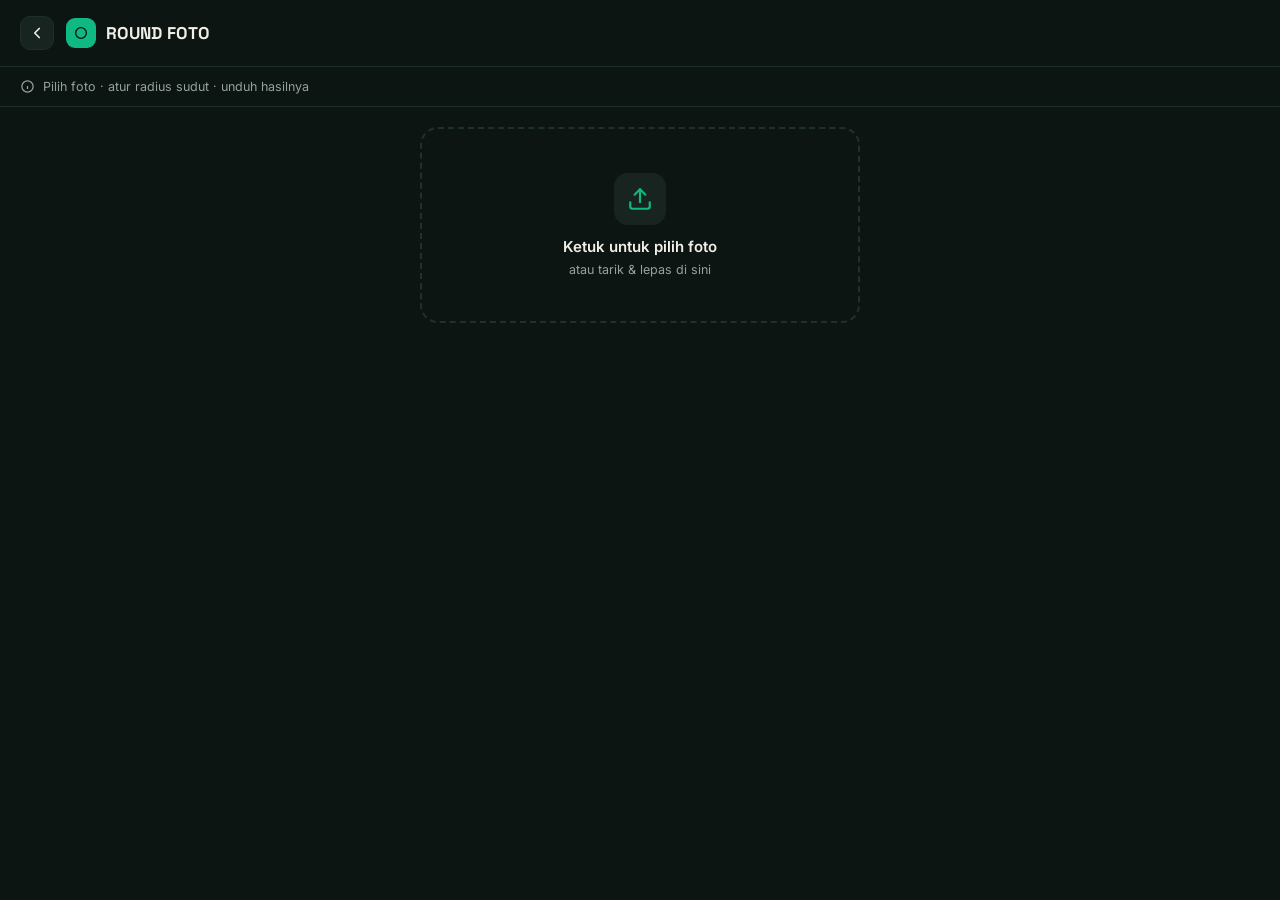
<file: round-foto/index.html>
<!DOCTYPE html>
<html lang="id">
<head>
<meta charset="UTF-8">
<meta name="viewport" content="width=device-width, initial-scale=1.0, maximum-scale=1.0">
<title>Round Foto — Mini Tools</title>
<link rel="preconnect" href="https://fonts.googleapis.com">
<link href="https://fonts.googleapis.com/css2?family=Space+Grotesk:wght@400;500;600;700&family=Inter:wght@400;500;600&display=swap" rel="stylesheet">
<link rel="stylesheet" href="styles.css">
</head>
<body>

<div class="topbar">
  <a class="back-btn" href="/" aria-label="Kembali ke daftar tools">
    <svg viewBox="0 0 24 24" fill="none" stroke="currentColor" stroke-width="2.2" stroke-linecap="round" stroke-linejoin="round"><path d="M15 18l-6-6 6-6"/></svg>
  </a>
  <div class="topbar-brand">
    <div class="topbar-icon">
      <svg viewBox="0 0 24 24" fill="none" stroke="currentColor" stroke-width="2"><rect x="4" y="4" width="16" height="16" rx="8"/></svg>
    </div>
    ROUND FOTO
  </div>
</div>

<div class="hint-bar">
  <span class="hint-icon">
    <svg viewBox="0 0 24 24" fill="none" stroke="currentColor" stroke-width="2"><circle cx="12" cy="12" r="9"/><path d="M12 16v-5M12 8h.01"/></svg>
  </span>
  <span>Pilih foto · atur radius sudut · unduh hasilnya</span>
</div>

<div class="content">

  <!-- Dropzone: shown before a photo is chosen -->
  <div class="dropzone" id="dropzone">
    <div class="dropzone-icon">
      <svg viewBox="0 0 24 24" fill="none" stroke="currentColor" stroke-width="2" stroke-linecap="round" stroke-linejoin="round"><path d="M21 15v4a2 2 0 0 1-2 2H5a2 2 0 0 1-2-2v-4"/><path d="M17 8l-5-5-5 5"/><path d="M12 3v12"/></svg>
    </div>
    <div class="dropzone-title">Ketuk untuk pilih foto</div>
    <div class="dropzone-sub">atau tarik & lepas di sini</div>
    <input type="file" id="fileInput" accept="image/*" hidden>
  </div>

  <!-- Editor: shown after a photo is chosen -->
  <div class="editor" id="editor" hidden>

    <div class="prop-block">
      <div class="prop-row">
        <label>Radius</label>
        <div class="slider-control">
          <input type="range" id="radiusSlider" min="0" max="100" step="1" value="20">
          <div class="stepper">
            <button type="button" class="step-btn" data-for="radiusSlider" data-step="-1">−</button>
            <span class="step-value" id="radiusVal">20</span>
            <button type="button" class="step-btn" data-for="radiusSlider" data-step="1">+</button>
          </div>
        </div>
      </div>
    </div>

    <div class="prop-block">
      <div class="section-label">Latar Belakang</div>
      <div class="section-label-row">Warna yang muncul di area sudut yang terpotong</div>
      <div class="swatches" id="bgSwatches">
        <button type="button" class="swatch" data-color="#EFE9DD" style="background:#EFE9DD"></button>
        <button type="button" class="swatch" data-color="#1C1D22" style="background:#1C1D22"></button>
        <button type="button" class="swatch" data-color="#E4D9C4" style="background:#E4D9C4"></button>
        <button type="button" class="swatch active" data-color="transparent">
          <span class="checker"></span>
        </button>
        <button type="button" class="swatch" data-color="#10B981" style="background:#10B981"></button>
        <button type="button" class="swatch" data-color="#E15B4D" style="background:#E15B4D"></button>
        <label class="swatch custom" for="customColor">
          <span class="rainbow"></span>
          <input type="color" id="customColor" value="#10B981">
        </label>
      </div>
    </div>

    <div class="preview-wrap">
      <div class="preview-label">PREVIEW</div>
      <div class="stage-outer">
        <canvas id="canvas"></canvas>
      </div>
    </div>

    <button class="ghost-btn" id="changePhotoBtn">Ganti Foto</button>
    <button class="btn-download-main" id="downloadBtn">
      <svg viewBox="0 0 24 24" fill="none" stroke="currentColor" stroke-width="2.2" stroke-linecap="round" stroke-linejoin="round"><path d="M12 3v12m0 0l-4-4m4 4l4-4"/><path d="M4 17v2a2 2 0 0 0 2 2h12a2 2 0 0 0 2-2v-2"/></svg>
      Unduh Foto
    </button>
  </div>

</div>

<div class="toast" id="toast">
  <svg viewBox="0 0 24 24" fill="none" stroke="currentColor" stroke-width="2.5" stroke-linecap="round" stroke-linejoin="round"><path d="M20 6L9 17l-5-5"/></svg>
  <span id="toastMsg">Foto berhasil diunduh</span>
</div>

<script src="script.js"></script>
</body>
</html>
</file>
<file: bongkar-plp/styles.css>
:root{
  --ink:#0D1512; --ink-soft:#182420; --ink-line:#1E2E28; --ink-line-soft:#20302A;
  --emerald:#10B981; --emerald-deep:#059669;
  --text-light:#F1EEE7; --text-dim:#93A39B; --danger:#E15B4D; --amber:#E8B25C;
  --chk1:#1a2420; --chk2:#0f1915;
}
*{ box-sizing:border-box; }
[hidden]{ display:none !important; }
html,body{ margin:0; padding:0; }
body{
  background:var(--ink); color:var(--text-light); font-family:'Inter',sans-serif;
  min-height:100vh; padding-bottom:40px;
}

/* ---- Topbar + hint (sama dengan tool lain) ---- */
.topbar{
  display:flex; align-items:center; gap:12px; padding:16px 20px;
  border-bottom:1px solid var(--ink-line);
}
.back-btn{
  width:34px; height:34px; border-radius:10px; background:var(--ink-soft);
  border:1px solid var(--ink-line); color:var(--text-light);
  display:flex; align-items:center; justify-content:center; text-decoration:none; flex-shrink:0;
}
.back-btn svg{ width:18px; height:18px; }
.topbar-brand{
  display:flex; align-items:center; gap:10px;
  font-family:'Space Grotesk',sans-serif; font-size:17px; font-weight:700; letter-spacing:0.02em;
}
.topbar-icon{
  width:30px; height:30px; border-radius:9px; background:var(--emerald);
  display:flex; align-items:center; justify-content:center; flex-shrink:0;
}
.topbar-icon svg{ width:16px; height:16px; color:var(--ink); }

.hint-bar{
  display:flex; align-items:center; gap:8px; color:var(--text-dim); font-size:12.5px;
  padding:12px 20px; border-bottom:1px solid var(--ink-line);
}
.hint-icon{ display:flex; flex-shrink:0; }
.hint-icon svg{ width:15px; height:15px; }

.content{ max-width:520px; margin:0 auto; padding:20px; }

/* ---- Dropzone ---- */
.dropzone{
  border:2px dashed var(--ink-line-soft); border-radius:18px; padding:44px 20px;
  display:flex; flex-direction:column; align-items:center; text-align:center; gap:6px;
  cursor:pointer; transition:border-color 0.15s ease, background 0.15s ease;
}
.dropzone:active, .dropzone.dragover{ border-color:var(--emerald); background:rgba(16,185,129,0.05); }
.dropzone-icon{
  width:52px; height:52px; border-radius:14px; background:var(--ink-soft);
  display:flex; align-items:center; justify-content:center; color:var(--emerald); margin-bottom:6px;
}
.dropzone-icon svg{ width:26px; height:26px; }
.dropzone-title{ font-weight:600; font-size:15px; }
.dropzone-sub{ color:var(--text-dim); font-size:12.5px; }

/* ---- Progress + error ---- */
#prog{ margin-top:16px; }
#bar{ height:8px; border-radius:99px; background:var(--ink-soft); border:1px solid var(--ink-line); overflow:hidden; margin-bottom:8px; }
#bar i{ display:block; height:100%; width:0; background:var(--emerald); transition:width .15s ease; }
#ptxt{ font-size:12.5px; color:var(--text-dim); }
.alert{
  display:flex; align-items:flex-start; gap:8px; margin-top:16px; padding:12px 14px; border-radius:12px;
  color:var(--danger); background:rgba(225,91,77,0.08); border:1px solid rgba(225,91,77,0.3);
  font-size:13px; overflow-wrap:anywhere;
}

/* ---- Langkah ---- */
.steps{ list-style:none; padding:0; margin:26px 0 0; display:grid; gap:12px; }
.steps li{ display:flex; gap:12px; align-items:flex-start; font-size:14px; color:var(--text-dim); line-height:1.45; }
.steps .num{
  flex:none; width:28px; height:28px; border-radius:50%; background:var(--ink-soft);
  border:1px solid var(--ink-line); color:var(--emerald);
  display:grid; place-items:center; font-family:'Space Grotesk',sans-serif; font-weight:700; font-size:13px;
}
.privacy{ margin:18px 0 0; font-size:12.5px; color:var(--text-dim); opacity:.85; }

/* ---- Tombol ---- */
.btn{
  font-family:'Inter',sans-serif; font-weight:600; font-size:14px; border:0; border-radius:12px;
  padding:11px 18px; background:var(--emerald-deep); color:#fff; cursor:pointer; min-height:44px;
  transition:transform 0.1s ease, opacity 0.15s ease;
}
.btn:active{ transform:scale(0.98); }
.btn.ghost{ background:transparent; color:var(--emerald); box-shadow:inset 0 0 0 1.5px var(--emerald-deep); }
.btn.sm{ padding:7px 14px; min-height:36px; font-size:13px; }
.btn:focus-visible,.tab:focus-visible{ outline:3px solid var(--emerald); outline-offset:2px; }

/* ---- Hero hasil ---- */
.hero{ display:flex; gap:14px; align-items:center; }
.poster{
  flex:none; width:96px; height:96px; border-radius:20px; object-fit:cover;
  background:repeating-conic-gradient(var(--chk1) 0 25%, var(--chk2) 0 50%) 0 0/16px 16px;
  border:1px solid var(--ink-line);
}
.hero-body{ min-width:0; }
.hero h2{
  font-family:'Space Grotesk',sans-serif; font-size:19px; line-height:1.2; font-weight:700;
  margin:0 0 4px; overflow-wrap:anywhere;
}
.hero p{ margin:0 0 10px; color:var(--text-dim); font-size:12.5px; line-height:1.4; }
.acts{ display:flex; flex-wrap:wrap; gap:8px; }

/* ---- Tab ---- */
.tabs{ display:flex; gap:6px; overflow-x:auto; margin:22px -20px 0; padding:0 20px 2px; scrollbar-width:none; }
.tabs::-webkit-scrollbar{ display:none; }
.tab{
  flex:none; font-family:'Inter',sans-serif; font-size:13px; font-weight:600; border:1px solid var(--ink-line);
  background:var(--ink-soft); color:var(--text-dim); padding:9px 15px; border-radius:999px; cursor:pointer; min-height:40px;
  transition:background .15s ease, color .15s ease;
}
.tab[aria-selected="true"]{ background:var(--emerald-deep); border-color:var(--emerald-deep); color:#fff; }
.help{ color:var(--text-dim); font-size:12.5px; line-height:1.45; margin:14px 0 4px; }

/* ---- Kartu / grid ---- */
.grid{ display:grid; grid-template-columns:repeat(auto-fill,minmax(150px,1fr)); gap:12px; margin-top:10px; }
.tile,.row,.fcard{ background:var(--ink-soft); border:1px solid var(--ink-line); border-radius:16px; overflow:hidden; }
.th{
  aspect-ratio:1; display:grid; place-items:center;
  background:repeating-conic-gradient(var(--chk1) 0 25%, var(--chk2) 0 50%) 0 0/16px 16px;
}
.th img{ max-width:100%; max-height:100%; display:block; }
.tb{ padding:10px 12px 12px; }
.tb b,.row b,.fcard b{ display:block; overflow-wrap:anywhere; font-weight:600; font-size:13.5px; }
.meta{ color:var(--text-dim); font-size:12px; overflow-wrap:anywhere; margin-top:2px; }
.chip{
  display:inline-block; background:var(--ink); border:1px solid var(--ink-line); color:var(--text-light);
  border-radius:999px; padding:2px 10px; font-size:11.5px; margin:6px 6px 0 0;
}
.chip.w{ background:rgba(232,178,92,0.1); border-color:rgba(232,178,92,0.3); color:var(--amber); }
.tb .btn{ margin-top:10px; width:100%; }

.list{ display:grid; gap:10px; margin-top:10px; }
.row{ display:flex; gap:12px; padding:10px; }
.row > div:last-child{ min-width:0; }
.rth{
  flex:none; width:56px; height:56px; border-radius:12px; display:grid; place-items:center;
  background:repeating-conic-gradient(var(--chk1) 0 25%, var(--chk2) 0 50%) 0 0/12px 12px;
  overflow:hidden; color:var(--text-dim); font-weight:700;
}
.rth img{ width:100%; height:100%; object-fit:contain; }
.rth.txt{ background:var(--ink); border:1px solid var(--ink-line); color:var(--emerald); font-family:'Space Grotesk',sans-serif; font-size:1.05rem; }
.rth.shp{ background:var(--ink-line); }

.fcard{ padding:14px; margin-top:10px; }
.fprev{
  background:var(--ink); border:1px solid var(--ink-line); border-radius:12px;
  padding:14px; margin:10px 0; overflow-x:auto; white-space:nowrap;
}
.fprev .big{ font-size:2.2rem; line-height:1.2; }
.fprev .sm{ font-size:1.05rem; color:var(--text-dim); }
.fcard .btn{ margin-top:12px; }

/* ---- Kanvas ---- */
.kv{ background:var(--ink-soft); border:1px solid var(--ink-line); border-radius:16px; margin:10px 0 0; padding:0; }
.kv div{ display:flex; justify-content:space-between; gap:16px; padding:12px 14px; border-top:1px solid var(--ink-line); font-size:13.5px; }
.kv div:first-child{ border-top:0; }
.kv dt{ color:var(--text-dim); }
.kv dd{ margin:0; text-align:right; overflow-wrap:anywhere; }
.sw{
  display:inline-block; width:20px; height:20px; border-radius:6px; border:1px solid var(--ink-line-soft);
  vertical-align:middle; margin-left:3px;
}

.note{ margin:28px 0 0; font-size:12px; line-height:1.5; color:var(--text-dim); opacity:.85; }

/* ---- Toast ---- */
.toast{
  position:fixed; left:50%; bottom:24px; transform:translateX(-50%) translateY(12px);
  background:var(--ink-soft); border:1px solid var(--ink-line); color:var(--text-light);
  padding:11px 18px; border-radius:12px; font-size:13.5px; max-width:calc(100% - 32px);
  display:flex; align-items:center; gap:8px; opacity:0; pointer-events:none;
  transition:opacity 0.2s ease, transform 0.2s ease; box-shadow:0 12px 28px -10px rgba(0,0,0,0.5);
}
.toast.show{ opacity:1; transform:translateX(-50%) translateY(0); }
.toast svg{ width:17px; height:17px; color:#5FD98A; flex-shrink:0; }
#toastMsg{ overflow-wrap:anywhere; }

/* ---- Pratinjau desain ---- */
.seg{ display:flex; gap:6px; flex-wrap:wrap; margin:12px 0 4px; }
.seg .tab{ min-height:36px; padding:7px 13px; font-size:12.5px; }
.pv-stage{
  margin-top:10px; border:1px solid var(--ink-line); border-radius:16px; overflow:hidden;
  background:repeating-conic-gradient(var(--chk1) 0 25%, var(--chk2) 0 50%) 0 0/16px 16px;
}
.pv-canvas{ display:block; width:100%; height:auto; }
.pv-acts{ margin-top:12px; }
.pv-cap{ margin-top:18px; }
.pv-thumb{
  display:block; width:132px; max-width:50%; height:auto; margin-top:8px; border-radius:12px;
  border:1px solid var(--ink-line); background:var(--ink-soft);
}
</file>
<file: brat-maker/styles.css>
:root{
  --ink:#0D1512; --ink-soft:#182420; --ink-line:#1E2E28;
  --emerald:#10B981; --emerald-deep:#059669;
  --text-light:#F1EEE7; --text-dim:#93A39B;
}
*{ box-sizing:border-box; }
html,body{ margin:0; padding:0; }
body{
  background:var(--ink); color:var(--text-light); font-family:'Inter',sans-serif;
  min-height:100vh; padding-bottom:40px;
}

.topbar{
  display:flex; align-items:center; gap:12px; padding:16px 20px;
  border-bottom:1px solid var(--ink-line);
}
.back-btn{
  width:34px; height:34px; border-radius:10px; background:var(--ink-soft);
  border:1px solid var(--ink-line); color:var(--text-light);
  display:flex; align-items:center; justify-content:center; text-decoration:none; flex-shrink:0;
}
.back-btn svg{ width:18px; height:18px; }
.topbar-brand{
  display:flex; align-items:center; gap:10px;
  font-family:'Space Grotesk',sans-serif; font-size:17px; font-weight:700; letter-spacing:0.02em;
}
.topbar-icon{
  width:30px; height:30px; border-radius:9px; background:#8ACE00;
  display:flex; align-items:center; justify-content:center; flex-shrink:0;
  color:#0D1512; font-weight:700; font-size:15px; font-family:'Archivo Narrow',sans-serif;
}

.hint-bar{
  display:flex; align-items:center; gap:8px; color:var(--text-dim); font-size:12.5px;
  padding:12px 20px; border-bottom:1px solid var(--ink-line);
}
.hint-icon{ display:flex; flex-shrink:0; }
.hint-icon svg{ width:15px; height:15px; }

.content{ max-width:480px; margin:0 auto; padding:20px; }

.prop-block{
  background:var(--ink-soft); border:1px solid var(--ink-line); border-radius:16px;
  padding:16px; margin-bottom:14px;
}
.section-label{ font-size:12px; font-weight:600; letter-spacing:0.03em; color:var(--text-dim); text-transform:uppercase; margin-bottom:10px; }

textarea{
  width:100%; background:var(--ink); border:1px solid var(--ink-line); color:var(--text-light);
  font-family:'Inter',sans-serif; font-size:15px; padding:12px 14px; border-radius:12px;
  outline:none; resize:vertical; min-height:76px; transition:border-color 0.15s ease;
}
textarea:focus{ border-color:var(--emerald); }
textarea::placeholder{ color:var(--text-dim); }

.toggle-row{ display:flex; gap:8px; flex-wrap:wrap; }
.toggle-chip{
  display:flex; align-items:center; gap:7px;
  background:var(--ink); border:1px solid var(--ink-line); color:var(--text-dim);
  font-family:'Inter',sans-serif; font-size:13px; font-weight:500;
  padding:9px 13px; border-radius:20px; cursor:pointer; transition:border-color 0.15s ease, color 0.15s ease;
}
.toggle-chip.active{ border-color:var(--emerald); color:var(--text-light); }
.chip-dot{ width:8px; height:8px; border-radius:50%; flex-shrink:0; background:#3A4A44; transition:background 0.15s ease; }
.toggle-chip.active .dot-dark{ background:#000; box-shadow:0 0 0 1px #566; }
.toggle-chip.active .dot-hd{ background:var(--emerald); }
.toggle-chip.active .dot-nobg{
  background-image:
    linear-gradient(45deg, #444 25%, transparent 25%), linear-gradient(-45deg, #444 25%, transparent 25%),
    linear-gradient(45deg, transparent 75%, #444 75%), linear-gradient(-45deg, transparent 75%, #444 75%);
  background-size:5px 5px; background-position:0 0, 0 2.5px, 2.5px -2.5px, -2.5px 0; background-color:#999;
}

.preview-wrap{ margin-bottom:16px; }
.preview-label{ font-size:11px; font-weight:600; letter-spacing:0.06em; color:var(--text-dim); text-align:center; margin-bottom:10px; }
.stage-outer{
  position:relative; display:flex; align-items:center; justify-content:center; padding:16px;
  background:
    linear-gradient(45deg, #1a2420 25%, transparent 25%), linear-gradient(-45deg, #1a2420 25%, transparent 25%),
    linear-gradient(45deg, transparent 75%, #1a2420 75%), linear-gradient(-45deg, transparent 75%, #1a2420 75%);
  background-size:24px 24px; background-position:0 0, 0 12px, 12px -12px, -12px 0; background-color:var(--ink);
  border-radius:16px; border:1px solid var(--ink-line);
}
#canvas{ width:100%; max-width:340px; aspect-ratio:1/1; display:block; border-radius:6px; }
.empty-hint{
  position:absolute; inset:16px; display:flex; align-items:center; justify-content:center;
  color:var(--text-dim); font-size:13px; text-align:center; padding:20px; pointer-events:none;
}
.empty-hint.hidden{ display:none; }

.ghost-btn{
  width:100%; background:transparent; color:var(--text-dim); border:1px solid var(--ink-line);
  font-family:'Inter',sans-serif; font-size:13.5px; font-weight:500; padding:12px 14px; border-radius:12px;
  cursor:pointer; margin-top:10px;
}
.ghost-btn:active{ background:var(--ink-soft); }
.ghost-btn:disabled, .btn-download-main:disabled{ opacity:0.45; pointer-events:none; }

.btn-download-main{
  width:100%; background:var(--emerald-deep); color:#fff; border:none;
  font-family:'Inter',sans-serif; font-size:15px; font-weight:600;
  padding:14px 14px; border-radius:14px; cursor:pointer;
  display:flex; align-items:center; justify-content:center; gap:8px;
  transition:transform 0.1s ease;
}
.btn-download-main:active{ transform:scale(0.98); }
.btn-download-main svg{ width:19px; height:19px; }

.quota-note{ text-align:center; font-size:12px; color:var(--text-dim); margin-bottom:10px; min-height:16px; }
.quota-note.low{ color:var(--danger); }

.toast{
  position:fixed; left:50%; bottom:24px; transform:translateX(-50%) translateY(12px);
  background:var(--ink-soft); border:1px solid var(--ink-line); color:var(--text-light);
  padding:11px 18px; border-radius:12px; font-size:13.5px;
  display:flex; align-items:center; gap:8px; opacity:0; pointer-events:none;
  transition:opacity 0.2s ease, transform 0.2s ease; box-shadow:0 12px 28px -10px rgba(0,0,0,0.5);
}
.toast.show{ opacity:1; transform:translateX(-50%) translateY(0); }
.toast svg{ width:17px; height:17px; color:#5FD98A; flex-shrink:0; }
</file>
<file: color-picker/styles.css>
:root{
  --ink:#0D1512; --ink-soft:#182420; --ink-line:#1E2E28; --ink-line-soft:#20302A;
  --emerald:#10B981; --emerald-deep:#059669;
  --text-light:#F1EEE7; --text-dim:#93A39B;
}
*{ box-sizing:border-box; }
[hidden]{ display:none !important; }
html,body{ margin:0; padding:0; }
body{
  background:var(--ink); color:var(--text-light); font-family:'Inter',sans-serif;
  min-height:100vh; padding-bottom:40px;
}

.topbar{
  display:flex; align-items:center; gap:12px; padding:16px 20px;
  border-bottom:1px solid var(--ink-line);
}
.back-btn{
  width:34px; height:34px; border-radius:10px; background:var(--ink-soft);
  border:1px solid var(--ink-line); color:var(--text-light);
  display:flex; align-items:center; justify-content:center; text-decoration:none; flex-shrink:0;
}
.back-btn svg{ width:18px; height:18px; }
.topbar-brand{
  display:flex; align-items:center; gap:10px;
  font-family:'Space Grotesk',sans-serif; font-size:17px; font-weight:700; letter-spacing:0.02em;
}
.topbar-icon{
  width:30px; height:30px; border-radius:9px; background:var(--emerald);
  display:flex; align-items:center; justify-content:center; flex-shrink:0;
}
.topbar-icon svg{ width:16px; height:16px; color:var(--ink); }

.hint-bar{
  display:flex; align-items:center; gap:8px; color:var(--text-dim); font-size:12.5px;
  padding:12px 20px; border-bottom:1px solid var(--ink-line);
}
.hint-icon{ display:flex; flex-shrink:0; }
.hint-icon svg{ width:15px; height:15px; }

.content{ max-width:480px; margin:0 auto; padding:20px; }

/* ---- Dropzone ---- */
.dropzone{
  border:2px dashed var(--ink-line-soft); border-radius:18px; padding:44px 20px;
  display:flex; flex-direction:column; align-items:center; text-align:center; gap:6px;
  cursor:pointer; transition:border-color 0.15s ease, background 0.15s ease;
}
.dropzone:active, .dropzone.dragover{ border-color:var(--emerald); background:rgba(16,185,129,0.05); }
.dropzone-icon{
  width:52px; height:52px; border-radius:14px; background:var(--ink-soft);
  display:flex; align-items:center; justify-content:center; color:var(--emerald); margin-bottom:6px;
}
.dropzone-icon svg{ width:26px; height:26px; }
.dropzone-title{ font-weight:600; font-size:15px; }
.dropzone-sub{ color:var(--text-dim); font-size:12.5px; }

/* ---- Editor: reuses Qolase's control-panel visual language ---- */
.prop-block{
  background:var(--ink-soft); border:1px solid var(--ink-line); border-radius:16px;
  padding:16px; margin-bottom:14px;
}
.prop-row{ display:flex; align-items:center; gap:12px; }
.prop-row label{ width:56px; flex-shrink:0; font-size:13.5px; color:var(--text-dim); }
.slider-control{ flex:1; display:flex; align-items:center; gap:10px; }
.slider-control input[type="range"]{
  flex:1; -webkit-appearance:none; appearance:none; height:4px; border-radius:2px;
  background:var(--ink-line); outline:none;
}
.slider-control input[type="range"]::-webkit-slider-thumb{
  -webkit-appearance:none; width:18px; height:18px; border-radius:50%; background:var(--emerald); cursor:pointer;
}
.slider-control input[type="range"]::-moz-range-thumb{
  width:18px; height:18px; border-radius:50%; background:var(--emerald); border:none; cursor:pointer;
}
.stepper{ display:flex; align-items:center; gap:8px; flex-shrink:0; }
.step-btn{
  width:26px; height:26px; border-radius:50%; border:1px solid var(--ink-line); background:var(--ink);
  color:var(--text-light); font-size:15px; display:flex; align-items:center; justify-content:center; cursor:pointer;
}
.step-btn:active{ background:var(--ink-line); }
.step-value{ min-width:22px; text-align:center; font-size:13.5px; font-variant-numeric:tabular-nums; }

.section-label{ font-size:12px; font-weight:600; letter-spacing:0.03em; color:var(--text-dim); text-transform:uppercase; margin-bottom:4px; }
.section-label-row{ font-size:12px; color:var(--text-dim); opacity:0.8; margin-bottom:12px; line-height:1.4; }

.swatches{ display:flex; gap:10px; flex-wrap:wrap; }
.swatch{
  width:34px; height:34px; border-radius:50%; border:2px solid transparent; cursor:pointer;
  padding:0; position:relative; flex-shrink:0;
}
.swatch.active{ border-color:var(--emerald); }
.checker{
  display:block; width:100%; height:100%; border-radius:50%;
  background-image:
    linear-gradient(45deg, #444 25%, transparent 25%), linear-gradient(-45deg, #444 25%, transparent 25%),
    linear-gradient(45deg, transparent 75%, #444 75%), linear-gradient(-45deg, transparent 75%, #444 75%);
  background-size:10px 10px; background-position:0 0, 0 5px, 5px -5px, -5px 0; background-color:#777;
}
.swatch.custom{ position:relative; overflow:hidden; }
.rainbow{
  display:block; width:100%; height:100%; border-radius:50%;
  background:conic-gradient(red, yellow, lime, cyan, blue, magenta, red);
}
.swatch.custom input[type="color"]{
  position:absolute; inset:0; opacity:0; cursor:pointer; width:100%; height:100%;
}

.preview-wrap{ margin-bottom:16px; }
.preview-label{ font-size:11px; font-weight:600; letter-spacing:0.06em; color:var(--text-dim); text-align:center; margin-bottom:10px; }
.stage-outer{
  display:flex; align-items:center; justify-content:center; padding:16px;
  background:
    linear-gradient(45deg, #1a2420 25%, transparent 25%), linear-gradient(-45deg, #1a2420 25%, transparent 25%),
    linear-gradient(45deg, transparent 75%, #1a2420 75%), linear-gradient(-45deg, transparent 75%, #1a2420 75%);
  background-size:24px 24px; background-position:0 0, 0 12px, 12px -12px, -12px 0; background-color:var(--ink);
  border-radius:16px; border:1px solid var(--ink-line);
}
#canvas{ max-width:100%; max-height:60vh; display:block; }

.ghost-btn{
  width:100%; background:transparent; color:var(--text-dim); border:1px solid var(--ink-line);
  font-family:'Inter',sans-serif; font-size:14px; font-weight:500; padding:12px 14px; border-radius:12px;
  cursor:pointer; margin-bottom:10px;
}
.ghost-btn:active{ background:var(--ink-soft); }

.btn-download-main{
  width:100%; background:var(--emerald-deep); color:#fff; border:none;
  font-family:'Inter',sans-serif; font-size:15px; font-weight:600;
  padding:14px 14px; border-radius:14px; cursor:pointer;
  display:flex; align-items:center; justify-content:center; gap:8px;
  transition:transform 0.1s ease;
}
.btn-download-main:active{ transform:scale(0.98); }
.btn-download-main svg{ width:19px; height:19px; }

.toast{
  position:fixed; left:50%; bottom:24px; transform:translateX(-50%) translateY(12px);
  background:var(--ink-soft); border:1px solid var(--ink-line); color:var(--text-light);
  padding:11px 18px; border-radius:12px; font-size:13.5px;
  display:flex; align-items:center; gap:8px; opacity:0; pointer-events:none;
  transition:opacity 0.2s ease, transform 0.2s ease; box-shadow:0 12px 28px -10px rgba(0,0,0,0.5);
}
.toast.show{ opacity:1; transform:translateX(-50%) translateY(0); }
.toast svg{ width:17px; height:17px; color:#5FD98A; flex-shrink:0; }

/* ---- Color Picker ---- */
.canvas-wrap{ position:relative; display:inline-block; line-height:0; touch-action:pan-y; cursor:crosshair; max-width:100%;
  -webkit-user-select:none; user-select:none; -webkit-touch-callout:none; }
#marker{
  position:absolute; width:26px; height:26px; margin:-13px 0 0 -13px; border-radius:50%;
  border:3px solid #fff; box-shadow:0 0 0 1.5px rgba(0,0,0,.6), 0 2px 8px rgba(0,0,0,.5);
  pointer-events:none; display:none;
}
.picked{ display:flex; gap:14px; align-items:center; margin-bottom:14px; }
.picked-swatch{ width:64px; height:64px; border-radius:16px; border:1px solid var(--ink-line); flex-shrink:0; }
.picked-name{ font-family:'Space Grotesk',sans-serif; font-size:22px; font-weight:700; letter-spacing:.02em; }
.picked-sub{ font-size:12px; color:var(--text-dim); margin-top:2px; }
.code-row{
  display:flex; align-items:center; gap:10px; padding:10px 0; border-top:1px solid var(--ink-line);
}
.code-row:first-of-type{ border-top:none; }
.code-key{ width:40px; font-size:11.5px; font-weight:600; color:var(--text-dim); letter-spacing:.05em; }
.code-val{ flex:1; font-size:14px; font-variant-numeric:tabular-nums; word-break:break-all; }
.copy-btn{
  border:1px solid var(--ink-line); background:var(--ink); color:var(--text-light); font-size:12px; font-weight:600;
  padding:6px 12px; border-radius:8px; cursor:pointer; font-family:'Inter',sans-serif;
}
.copy-btn:active{ background:var(--ink-line); }
.palette{ display:grid; grid-template-columns:repeat(6,1fr); gap:8px; }
.pal-chip{
  aspect-ratio:1; border-radius:12px; border:1px solid var(--ink-line); cursor:pointer; padding:0;
}
.pal-chip:active{ transform:scale(.94); }
.hist-empty{ font-size:12.5px; color:var(--text-dim); }

/* sticky bar hasil warna */
.sticky-bar{
  position:sticky; top:0; z-index:20; display:flex; align-items:center; gap:12px;
  margin:-20px -20px 16px; padding:10px 20px; background:rgba(13,21,18,.92);
  -webkit-backdrop-filter:blur(8px); backdrop-filter:blur(8px); border-bottom:1px solid var(--ink-line);
}
.sticky-swatch{ width:32px; height:32px; border-radius:10px; border:1px solid var(--ink-line); flex-shrink:0; }
.sticky-hex{ flex:1; font-family:'Space Grotesk',sans-serif; font-size:16px; font-weight:700; letter-spacing:.03em; }

/* kaca pembesar */
#loupe{
  position:absolute; width:104px; height:104px; margin:-52px 0 0 -52px; border-radius:50%; overflow:hidden;
  border:3px solid #fff; box-shadow:0 0 0 1.5px rgba(0,0,0,.6), 0 8px 22px rgba(0,0,0,.55);
  pointer-events:none; display:none; z-index:5; background:#000;
}
#loupe canvas{ width:100%; height:100%; display:block; }
</file>
<file: ig-post/styles.css>
:root{
  --ink:#0D1512; --ink-soft:#182420; --ink-line:#1E2E28;
  --emerald:#10B981; --emerald-deep:#059669;
  --text-light:#F1EEE7; --text-dim:#93A39B; --danger:#E15B4D;
}
*{ box-sizing:border-box; }
[hidden]{ display:none !important; }
html,body{ margin:0; padding:0; }
body{
  background:var(--ink); color:var(--text-light); font-family:'Inter',sans-serif;
  min-height:100vh; padding-bottom:40px;
}

.topbar{
  display:flex; align-items:center; gap:12px; padding:16px 20px;
  border-bottom:1px solid var(--ink-line);
}
.back-btn{
  width:34px; height:34px; border-radius:10px; background:var(--ink-soft);
  border:1px solid var(--ink-line); color:var(--text-light);
  display:flex; align-items:center; justify-content:center; text-decoration:none; flex-shrink:0;
}
.back-btn svg{ width:18px; height:18px; }
.topbar-brand{
  display:flex; align-items:center; gap:10px;
  font-family:'Space Grotesk',sans-serif; font-size:17px; font-weight:700; letter-spacing:0.02em;
}
.topbar-icon{
  width:30px; height:30px; border-radius:9px; background:linear-gradient(135deg,#f09433,#dc2743 55%,#bc1888);
  display:flex; align-items:center; justify-content:center; flex-shrink:0; color:#fff;
}
.topbar-icon svg{ width:17px; height:17px; }

.hint-bar{
  display:flex; align-items:center; gap:8px; color:var(--text-dim); font-size:12.5px;
  padding:12px 20px; border-bottom:1px solid var(--ink-line);
}
.hint-icon{ display:flex; flex-shrink:0; }
.hint-icon svg{ width:15px; height:15px; }

.content{ max-width:480px; margin:0 auto; padding:20px; }

.prop-block{
  background:var(--ink-soft); border:1px solid var(--ink-line); border-radius:16px;
  padding:16px; margin-bottom:14px;
}
.section-label{ font-size:12px; font-weight:600; letter-spacing:0.03em; color:var(--text-dim); text-transform:uppercase; margin-bottom:10px; }

textarea{
  width:100%; background:var(--ink); border:1px solid var(--ink-line); color:var(--text-light);
  font-family:'Inter',sans-serif; font-size:15px; padding:12px 14px; border-radius:12px;
  outline:none; resize:vertical; min-height:76px; transition:border-color 0.15s ease;
}
textarea:focus{ border-color:var(--emerald); }
textarea::placeholder{ color:var(--text-dim); }

.toggle-row{ display:flex; gap:8px; flex-wrap:wrap; }
.toggle-chip{
  display:flex; align-items:center; gap:7px;
  background:var(--ink); border:1px solid var(--ink-line); color:var(--text-dim);
  font-family:'Inter',sans-serif; font-size:13px; font-weight:500;
  padding:9px 13px; border-radius:20px; cursor:pointer; transition:border-color 0.15s ease, color 0.15s ease;
}
.toggle-chip.active{ border-color:var(--emerald); color:var(--text-light); }
.chip-dot{ width:8px; height:8px; border-radius:50%; flex-shrink:0; background:#3A4A44; transition:background 0.15s ease; }
.toggle-chip.active .dot-dark{ background:#000; box-shadow:0 0 0 1px #566; }
.toggle-chip.active .dot-hd{ background:var(--emerald); }
.toggle-chip.active .dot-nobg{
  background-image:
    linear-gradient(45deg, #444 25%, transparent 25%), linear-gradient(-45deg, #444 25%, transparent 25%),
    linear-gradient(45deg, transparent 75%, #444 75%), linear-gradient(-45deg, transparent 75%, #444 75%);
  background-size:5px 5px; background-position:0 0, 0 2.5px, 2.5px -2.5px, -2.5px 0; background-color:#999;
}

.preview-wrap{ margin-bottom:16px; }
.preview-label{ font-size:11px; font-weight:600; letter-spacing:0.06em; color:var(--text-dim); text-align:center; margin-bottom:10px; }
.stage-outer{
  position:relative; display:flex; align-items:center; justify-content:center; padding:16px;
  background:
    linear-gradient(45deg, #1a2420 25%, transparent 25%), linear-gradient(-45deg, #1a2420 25%, transparent 25%),
    linear-gradient(45deg, transparent 75%, #1a2420 75%), linear-gradient(-45deg, transparent 75%, #1a2420 75%);
  background-size:24px 24px; background-position:0 0, 0 12px, 12px -12px, -12px 0; background-color:var(--ink);
  border-radius:16px; border:1px solid var(--ink-line);
}
#canvas{ width:100%; max-width:300px; height:auto; display:block; border-radius:6px; }
.empty-hint{
  position:absolute; inset:16px; display:flex; align-items:center; justify-content:center;
  color:var(--text-dim); font-size:13px; text-align:center; padding:20px; pointer-events:none;
}
.empty-hint.hidden{ display:none; }

.ghost-btn{
  width:100%; background:transparent; color:var(--text-dim); border:1px solid var(--ink-line);
  font-family:'Inter',sans-serif; font-size:13.5px; font-weight:500; padding:12px 14px; border-radius:12px;
  cursor:pointer; margin-top:10px;
}
.ghost-btn:active{ background:var(--ink-soft); }
.ghost-btn:disabled, .btn-download-main:disabled{ opacity:0.45; pointer-events:none; }

.btn-download-main{
  width:100%; background:var(--emerald-deep); color:#fff; border:none;
  font-family:'Inter',sans-serif; font-size:15px; font-weight:600;
  padding:14px 14px; border-radius:14px; cursor:pointer;
  display:flex; align-items:center; justify-content:center; gap:8px;
  transition:transform 0.1s ease;
}
.btn-download-main:active{ transform:scale(0.98); }
.btn-download-main svg{ width:19px; height:19px; }

.quota-note{ text-align:center; font-size:12px; color:var(--text-dim); margin-bottom:10px; min-height:16px; }
.quota-note.low{ color:var(--danger); }

.toast{
  position:fixed; left:50%; bottom:24px; transform:translateX(-50%) translateY(12px);
  background:var(--ink-soft); border:1px solid var(--ink-line); color:var(--text-light);
  padding:11px 18px; border-radius:12px; font-size:13.5px;
  display:flex; align-items:center; gap:8px; opacity:0; pointer-events:none;
  transition:opacity 0.2s ease, transform 0.2s ease; box-shadow:0 12px 28px -10px rgba(0,0,0,0.5);
}
.toast.show{ opacity:1; transform:translateX(-50%) translateY(0); }
.toast svg{ width:17px; height:17px; color:#5FD98A; flex-shrink:0; }

/* ---- IG Post ---- */
.drop-btn{
  width:100%; display:flex; align-items:center; justify-content:center; gap:12px; min-height:76px;
  background:var(--ink); border:1.5px dashed var(--ink-line); border-radius:12px; color:var(--text-dim);
  font-family:'Inter',sans-serif; font-size:14px; padding:10px; cursor:pointer;
}
.drop-btn:active{ background:var(--ink-soft); }
.drop-btn img{ width:56px; height:56px; object-fit:cover; border-radius:8px; flex-shrink:0; }
.drop-btn.has{ border-style:solid; color:var(--text-light); }
.drop-text{ overflow-wrap:anywhere; text-align:left; }
.avatar-row{ display:flex; align-items:center; gap:8px; flex-wrap:wrap; margin-top:10px; }
.avatar-note{ font-size:12px; color:var(--text-dim); }
.small-btn{
  background:var(--ink); border:1px solid var(--ink-line); color:var(--text-light);
  font-family:'Inter',sans-serif; font-size:12.5px; font-weight:500; padding:8px 12px; border-radius:10px; cursor:pointer;
}
.small-btn:active{ background:var(--ink-soft); }
.small-btn.danger{ color:var(--danger); }
.user-field{
  display:flex; align-items:center; background:var(--ink); border:1px solid var(--ink-line);
  border-radius:12px; padding:0 14px; margin-bottom:10px; transition:border-color 0.15s ease;
}
.user-field:focus-within{ border-color:var(--emerald); }
.user-field .at{ color:var(--text-dim); font-size:15px; margin-right:2px; }
.user-field input{
  flex:1; min-width:0; background:transparent; border:none; outline:none; color:var(--text-light);
  font-family:'Inter',sans-serif; font-size:15px; padding:12px 0;
}
input::placeholder{ color:var(--text-dim); }
.section-label-row{ display:flex; align-items:center; justify-content:space-between; gap:10px; margin-bottom:10px; }
.section-label-row .section-label{ margin-bottom:0; }
.section-label .sub{ text-transform:none; letter-spacing:0; font-weight:400; opacity:0.8; }
.num-grid{ display:grid; grid-template-columns:1fr 1fr; gap:10px; }
.num-grid label{ display:flex; flex-direction:column; gap:6px; font-size:12px; color:var(--text-dim); }
.num-grid input{
  background:var(--ink); border:1px solid var(--ink-line); color:var(--text-light); border-radius:12px;
  font-family:'Inter',sans-serif; font-size:15px; padding:11px 14px; outline:none; width:100%;
}
.num-grid input:focus{ border-color:var(--emerald); }
.toggle-chip:disabled{ opacity:0.4; pointer-events:none; }
.stage-outer{ min-height:120px; }
</file>
<file: qolase/styles.css>
:root{
    --ink:#0D1512;
    --ink-soft:#182420;
    --paper:#EFE9DD;
    --emerald:#10B981;
    --emerald-deep:#059669;
    --text-light:#F1EEE7;
    --text-dim:#93A39B;
    --danger:#E15B4D;
  }
  *{box-sizing:border-box;}
  html{margin:0;padding:0;}
  body{
    margin:0;padding:0;
    min-height:100vh;
    background:var(--ink);
    color:var(--text-light);
    font-family:'Inter',sans-serif;
    overscroll-behavior-y:contain;
    padding-bottom:96px;
  }
  .topbar{
    display:flex; align-items:center; justify-content:space-between;
    gap:10px; padding:14px 16px; background:var(--ink); border-bottom:1px solid #1E2E28;
  }
  .topbar-brand{ display:flex; align-items:center; gap:9px; }
  .topbar-icon{
    width:30px; height:30px; border-radius:9px; background:var(--emerald-deep);
    display:flex; align-items:center; justify-content:center; flex-shrink:0;
  }
  .topbar-icon svg{ width:17px; height:17px; color:#FFFFFF; }
  .topbar-brand h1{
    font-family:'Space Grotesk',sans-serif; font-size:17px; font-weight:700;
    margin:0; letter-spacing:0.01em; color:var(--text-light);
  }

  .section-label{ font-size:11.5px; color:var(--text-dim); padding:0 4px 7px; font-weight:600; letter-spacing:0.01em; }
  .section-label-row{ display:flex; align-items:center; justify-content:space-between; gap:8px; padding:0 0 7px; }
  .section-label-row .section-label{ padding:0; }
  .tbtn-mini{
    display:flex; align-items:center; gap:5px; flex-shrink:0;
    background:transparent; border:1px solid #5A3630; color:#FFB9AD;
    font-family:'Inter',sans-serif; font-size:12px; font-weight:600;
    padding:6px 12px; border-radius:999px; cursor:pointer; touch-action:manipulation;
  }
  .tbtn-mini:active{ transform:scale(0.95); background:rgba(225,91,77,0.12); }
  .tbtn-mini svg{ width:13px; height:13px; flex-shrink:0; }

  .group{ margin:10px 14px; padding:12px 14px 14px; border-radius:16px; background:var(--ink-soft); border:1px solid #1E2E28; }
  .group + .group{ margin-top:0; }

  .toolbar{
    display:flex; gap:8px; padding:8px 14px; overflow-x:auto;
    scrollbar-width:none; align-items:center;
  }
  .toolbar::-webkit-scrollbar{display:none;}
  .group .toolbar, .group .tpl-strip, .group .swatches{ padding:0; }
  .group .section-label{ padding:0 0 7px; }

  .segmented{ display:flex; background:var(--ink-soft); border-radius:999px; padding:3px; flex-shrink:0; border:1px solid #243830; }
  .segmented button{
    border:none; background:transparent; color:var(--text-dim);
    font-family:'Inter',sans-serif; font-size:12px; font-weight:600;
    padding:7px 11px; border-radius:999px; cursor:pointer; white-space:nowrap;
  }
  .segmented button.active{ background:var(--emerald); color:white; }

  .tbtn{
    display:flex; align-items:center; gap:6px; flex-shrink:0;
    background:var(--ink-soft); border:1px solid #243830; color:var(--text-light);
    font-family:'Inter',sans-serif; font-size:13px; font-weight:500;
    padding:9px 14px; border-radius:999px; cursor:pointer; touch-action:manipulation;
  }
  .tbtn:active{ transform:scale(0.96); }
  .tbtn.primary{ background:var(--emerald-deep); border-color:var(--emerald-deep); color:#FFFFFF; font-weight:600; }
  .tbtn.danger{ color:#FFD9D3; border-color:#5A3630; }
  .tbtn:disabled{ opacity:0.35; pointer-events:none; }
  .tbtn svg{ width:15px; height:15px; flex-shrink:0; }

  select.tselect{
    background:var(--ink-soft); border:1px solid #243830; color:var(--text-light);
    font-family:'Inter',sans-serif; font-size:13px; font-weight:500;
    padding:9px 12px; border-radius:999px; cursor:pointer; flex-shrink:0;
    -webkit-appearance:none; appearance:none;
  }

  .tpl-strip{ display:flex; gap:8px; padding:2px 14px 8px; overflow-x:auto; scrollbar-width:none; }
  .tpl-strip::-webkit-scrollbar{display:none;}
  .tpl-btn{
    flex-shrink:0; width:52px; height:52px; border-radius:10px;
    background:var(--ink-soft); border:1.5px solid #243830; cursor:pointer;
    display:flex; align-items:center; justify-content:center; padding:8px;
  }
  .tpl-btn.active{ border-color:var(--emerald); background:#0F2B22; }
  .tpl-btn svg rect{ fill:#5C6E66; }
  .tpl-btn.active svg rect{ fill:var(--emerald); }

  .swatches{ display:flex; gap:8px; align-items:center; padding:2px 14px 10px; }
  .swatch-label{ font-size:11px; color:var(--text-dim); margin-right:2px; }
  .swatch{ width:22px; height:22px; border-radius:50%; border:2px solid rgba(255,255,255,0.15); cursor:pointer; flex-shrink:0; }
  .swatch.active{ border-color:var(--emerald); box-shadow:0 0 0 2px var(--ink), 0 0 0 3.5px var(--emerald); }
  .swatch.transparent-sw{
    background-image:
      linear-gradient(45deg, #888 25%, transparent 25%), linear-gradient(-45deg, #888 25%, transparent 25%),
      linear-gradient(45deg, transparent 75%, #888 75%), linear-gradient(-45deg, transparent 75%, #888 75%);
    background-size:8px 8px; background-position:0 0, 0 4px, 4px -4px, -4px 0px; background-color:#ccc;
  }
  .swatch.custom{ background:conic-gradient(red,yellow,lime,cyan,blue,magenta,red); position:relative; overflow:hidden; }
  .swatch.custom input{ position:absolute; inset:-4px; opacity:0; cursor:pointer; }

  .prop-block{ display:flex; flex-direction:column; gap:10px; }
  .prop-block + .prop-block{ margin-top:14px; }
  .prop-row{ display:flex; align-items:center; gap:10px; }
  .prop-row label{ font-size:12px; color:var(--text-dim); width:78px; flex-shrink:0; }
  .prop-row input[type=range]{ flex:1; accent-color:var(--emerald); height:22px; }
  .prop-actions{ display:flex; gap:8px; margin-top:2px; }

  .slider-control{ flex:1; display:flex; align-items:center; gap:8px; min-width:0; }
  .slider-control input[type=range]{ flex:1; min-width:0; }
  .stepper{ display:flex; align-items:center; gap:6px; flex-shrink:0; }
  .step-btn{
    width:24px; height:24px; border-radius:50%; flex-shrink:0; padding:0;
    border:1px solid #2E4A40; background:#101C17; color:var(--text-light);
    font-family:'Inter',sans-serif; font-size:16px; font-weight:600; line-height:1;
    display:flex; align-items:center; justify-content:center; cursor:pointer; touch-action:manipulation;
  }
  .step-btn:active{ background:var(--emerald-deep); border-color:var(--emerald-deep); }
  .step-value{
    min-width:26px; text-align:center; font-size:12.5px; font-weight:700;
    color:var(--text-light); font-variant-numeric:tabular-nums;
  }

  .stage-wrap{ display:flex; justify-content:center; padding:6px 16px 10px; }
  .stage-outer{ position:relative; width:100%; max-width:380px; }
  .preview-label{
    font-family:'Space Grotesk',sans-serif; font-size:11.5px; font-weight:700;
    letter-spacing:0.14em; color:var(--text-dim); text-align:center; margin:0 0 8px;
  }
  .stage{
    position:relative; width:100%; background:var(--paper); overflow:hidden; border-radius:2px;
    box-shadow:0 18px 40px -12px rgba(0,0,0,0.55), 0 2px 0 rgba(255,255,255,0.04) inset;
  }
  .stage.checker{
    background-image:
      linear-gradient(45deg, #4b4d57 25%, transparent 25%), linear-gradient(-45deg, #4b4d57 25%, transparent 25%),
      linear-gradient(45deg, transparent 75%, #4b4d57 75%), linear-gradient(-45deg, transparent 75%, #4b4d57 75%);
    background-size:20px 20px; background-position:0 0, 0 10px, 10px -10px, -10px 0px; background-color:#5b5d67;
  }
  .stage:not(.checker){
    background-image:
      linear-gradient(90deg, rgba(0,0,0,0.02) 1px, transparent 1px),
      linear-gradient(rgba(0,0,0,0.02) 1px, transparent 1px);
    background-size:24px 24px;
  }
  .stage::before{ content:''; position:absolute; inset:0; border:1px dashed rgba(0,0,0,0.16); pointer-events:none; margin:8px; z-index:5; }

  .mode-layer{ position:absolute; inset:0; }
  .mode-layer.hidden{ display:none; }

  .empty-hint{
    position:absolute; inset:0; display:flex; flex-direction:column; align-items:center; justify-content:center;
    color:#8A8272; text-align:center; padding:30px; pointer-events:none; z-index:2;
  }
  .empty-hint svg{ width:34px; height:34px; margin-bottom:10px; opacity:0.6; }
  .empty-hint span{ font-size:13px; font-family:'Space Grotesk',sans-serif; font-weight:500; }
  .stage.checker .empty-hint{ color:#e5e5e8; }

  .layer{ position:absolute; touch-action:none; cursor:grab; }
  .layer img{ width:100%; height:100%; display:block; object-fit:cover; pointer-events:none; box-shadow:0 6px 18px -6px rgba(0,0,0,0.4); border-radius:0; }

  /* "Marching ants" animated selection border, like Photoshop's selection tool */
  @keyframes marchingAnts{
    to{ background-position: 8px 0, -8px 100%, 0 -8px, 100% 8px; }
  }
  .marching-ants{
    position:absolute; pointer-events:none; z-index:30; border-radius:inherit;
    background:
      linear-gradient(90deg, #fff 50%, transparent 50%) repeat-x,
      linear-gradient(90deg, #fff 50%, transparent 50%) repeat-x,
      linear-gradient(180deg, #fff 50%, transparent 50%) repeat-y,
      linear-gradient(180deg, #fff 50%, transparent 50%) repeat-y;
    background-size: 8px 2px, 8px 2px, 2px 8px, 2px 8px;
    background-position: 0 0, 0 100%, 0 0, 100% 0;
    animation: marchingAnts 0.45s linear infinite;
    mix-blend-mode:difference;
  }
  .layer .marching-ants{ inset:-4px; display:none; }
  .layer.selected .marching-ants{ display:block; }
  .grid-slot .marching-ants{ inset:0; display:none; }
  .grid-slot.selected .marching-ants{ display:block; }
  .handle{
    position:absolute; width:26px; height:26px; border-radius:50%; background:var(--emerald);
    border:2.5px solid var(--paper); display:none; align-items:center; justify-content:center;
    touch-action:none; box-shadow:0 2px 6px rgba(0,0,0,0.3);
  }
  .layer.selected .handle{ display:flex; }
  .handle svg{ width:12px; height:12px; }
  .handle.resize{ right:-13px; bottom:-13px; cursor:nwse-resize; }
  .handle.rotate{ top:-32px; left:50%; transform:translateX(-50%); cursor:grab; background:var(--emerald-deep); }
  .handle.rotate::after{ content:''; position:absolute; top:26px; left:50%; width:1.5px; height:16px; background:rgba(0,0,0,0.2); transform:translateX(-50%); }
  .handle.del{ left:-13px; top:-13px; cursor:pointer; background:var(--danger); }

  .grid-slot{
    position:absolute; overflow:hidden; cursor:pointer; border-radius:4px;
    background:rgba(0,0,0,0.05); border:1.5px dashed rgba(0,0,0,0.25);
    display:flex; align-items:center; justify-content:center;
  }
  .grid-slot.filled{ border:none; }
  .grid-slot .slot-img-wrap{ position:absolute; inset:0; overflow:hidden; touch-action:none; }
  .grid-slot img{ width:100%; height:100%; object-fit:cover; display:block; pointer-events:none; }
  .grid-slot .plus{ color:#8A8272; }
  .grid-slot .plus svg{ width:22px; height:22px; }
  .stage.checker .grid-slot{ background:rgba(255,255,255,0.06); border-color:rgba(255,255,255,0.35); }
  .stage.checker .grid-slot .plus{ color:#e5e5e8; }

  .hint-bar{
    display:flex; align-items:flex-start; gap:10px; text-align:left;
    font-size:12.5px; line-height:1.45; color:var(--text-dim);
    padding:14px 18px 16px; margin:0;
  }
  .hint-icon{ flex-shrink:0; width:19px; height:19px; margin-top:1px; color:var(--text-dim); }
  .hint-icon svg{ width:100%; height:100%; display:block; }
  .watermark{
    text-align:center; font-size:12.5px; font-weight:600; color:#7FA398;
    padding:4px 12px 8px; letter-spacing:0.02em;
  }
  .watermark a{ color:inherit; text-decoration:none; }
  .watermark a:active{ opacity:0.7; }

  .download-float{
    position:fixed; left:0; right:0; bottom:0; z-index:40;
    display:flex; justify-content:center;
    padding:14px 16px calc(14px + env(safe-area-inset-bottom, 0px));
    pointer-events:none;
  }
  .download-float-inner{
    width:100%; max-width:380px; pointer-events:auto;
    transform:translateY(0); opacity:1;
    transition:transform 0.32s cubic-bezier(.2,.8,.3,1), opacity 0.22s ease;
  }
  .download-float-inner.hidden{
    transform:translateY(140%); opacity:0; pointer-events:none;
  }
  .btn-download-main{
    width:100%; display:flex; align-items:center; justify-content:center; gap:8px;
    background:rgba(5,150,105,0.55); color:#FFFFFF;
    border:1px solid rgba(255,255,255,0.28); border-radius:14px;
    font-family:'Inter',sans-serif; font-weight:700; font-size:15px; padding:14px;
    cursor:pointer; touch-action:manipulation;
    box-shadow:0 6px 14px 0 rgba(0,0,0,0.35);
    backdrop-filter:blur(6px); -webkit-backdrop-filter:blur(6px);
    transition:background 0.2s ease, border-color 0.2s ease, transform 0.15s ease;
  }
  .btn-download-main:active{ transform:scale(0.98); background:var(--emerald-deep); border-color:rgba(255,255,255,0.5); }
  .btn-download-main svg{ width:18px; height:18px; }
  .btn-download-main:disabled{
    background:rgba(37,50,45,0.6); color:#8A9A93; border-color:rgba(255,255,255,0.15);
    box-shadow:0 6px 14px 0 rgba(0,0,0,0.25); cursor:not-allowed;
  }
  .btn-download-main:disabled:active{ transform:none; background:rgba(37,50,45,0.6); border-color:rgba(255,255,255,0.15); }

  .sheet-overlay{
    position:fixed; inset:0; background:rgba(0,0,0,0.55); z-index:100;
    display:flex; align-items:flex-end; justify-content:center;
    opacity:0; pointer-events:none; transition:opacity 0.2s ease;
  }
  .sheet-overlay.open{ opacity:1; pointer-events:auto; }
  .sheet{
    width:100%; max-width:460px; background:var(--ink-soft); border:1px solid #243830;
    border-bottom:none; border-radius:20px 20px 0 0; padding:8px 16px 22px;
    transform:translateY(100%); transition:transform 0.25s cubic-bezier(.2,.8,.3,1);
  }
  .sheet-overlay.open .sheet{ transform:translateY(0); }
  .sheet-handle{ width:36px; height:4px; background:#3A4B44; border-radius:99px; margin:8px auto 14px; }
  .sheet h3{ font-family:'Space Grotesk',sans-serif; font-size:17px; margin:0 0 3px; }
  .sheet p.sheet-sub{ margin:0 0 16px; font-size:12.5px; color:var(--text-dim); }
  .res-option{
    display:flex; align-items:center; justify-content:space-between; width:100%;
    background:#101C17; border:1.5px solid #243830; border-radius:14px;
    padding:13px 15px; margin-bottom:9px; cursor:pointer; text-align:left;
    font-family:'Inter',sans-serif; color:var(--text-light);
  }
  .res-option:active{ transform:scale(0.98); }
  .res-option strong{ display:block; font-size:14.5px; font-weight:600; }
  .res-option span{ display:block; font-size:12px; color:var(--text-dim); margin-top:2px; }
  .res-option .chev{ color:var(--text-dim); flex-shrink:0; margin-left:10px; }
  .res-option .chev svg{ width:16px; height:16px; }
  .sheet-cancel{
    width:100%; background:none; border:none; color:var(--text-dim);
    font-family:'Inter',sans-serif; font-size:14px; font-weight:600; padding:12px; margin-top:4px; cursor:pointer;
  }

  .toast{
    position:fixed; left:50%; bottom:28px; transform:translateX(-50%) translateY(20px);
    background:#101C17; border:1px solid #243830; color:var(--text-light);
    padding:12px 18px; border-radius:99px; font-size:13.5px; font-weight:600;
    display:flex; align-items:center; gap:8px; z-index:200; box-shadow:0 12px 30px -10px rgba(0,0,0,0.6);
    opacity:0; pointer-events:none; transition:opacity 0.25s ease, transform 0.25s ease;
  }
  .toast.show{ opacity:1; transform:translateX(-50%) translateY(0); }
  .toast svg{ width:17px; height:17px; color:#5FD98A; flex-shrink:0; }
</file>
<file: round-foto/styles.css>
:root{
  --ink:#0D1512; --ink-soft:#182420; --ink-line:#1E2E28; --ink-line-soft:#20302A;
  --emerald:#10B981; --emerald-deep:#059669;
  --text-light:#F1EEE7; --text-dim:#93A39B;
}
*{ box-sizing:border-box; }
[hidden]{ display:none !important; }
html,body{ margin:0; padding:0; }
body{
  background:var(--ink); color:var(--text-light); font-family:'Inter',sans-serif;
  min-height:100vh; padding-bottom:40px;
}

.topbar{
  display:flex; align-items:center; gap:12px; padding:16px 20px;
  border-bottom:1px solid var(--ink-line);
}
.back-btn{
  width:34px; height:34px; border-radius:10px; background:var(--ink-soft);
  border:1px solid var(--ink-line); color:var(--text-light);
  display:flex; align-items:center; justify-content:center; text-decoration:none; flex-shrink:0;
}
.back-btn svg{ width:18px; height:18px; }
.topbar-brand{
  display:flex; align-items:center; gap:10px;
  font-family:'Space Grotesk',sans-serif; font-size:17px; font-weight:700; letter-spacing:0.02em;
}
.topbar-icon{
  width:30px; height:30px; border-radius:9px; background:var(--emerald);
  display:flex; align-items:center; justify-content:center; flex-shrink:0;
}
.topbar-icon svg{ width:16px; height:16px; color:var(--ink); }

.hint-bar{
  display:flex; align-items:center; gap:8px; color:var(--text-dim); font-size:12.5px;
  padding:12px 20px; border-bottom:1px solid var(--ink-line);
}
.hint-icon{ display:flex; flex-shrink:0; }
.hint-icon svg{ width:15px; height:15px; }

.content{ max-width:480px; margin:0 auto; padding:20px; }

/* ---- Dropzone ---- */
.dropzone{
  border:2px dashed var(--ink-line-soft); border-radius:18px; padding:44px 20px;
  display:flex; flex-direction:column; align-items:center; text-align:center; gap:6px;
  cursor:pointer; transition:border-color 0.15s ease, background 0.15s ease;
}
.dropzone:active, .dropzone.dragover{ border-color:var(--emerald); background:rgba(16,185,129,0.05); }
.dropzone-icon{
  width:52px; height:52px; border-radius:14px; background:var(--ink-soft);
  display:flex; align-items:center; justify-content:center; color:var(--emerald); margin-bottom:6px;
}
.dropzone-icon svg{ width:26px; height:26px; }
.dropzone-title{ font-weight:600; font-size:15px; }
.dropzone-sub{ color:var(--text-dim); font-size:12.5px; }

/* ---- Editor: reuses Qolase's control-panel visual language ---- */
.prop-block{
  background:var(--ink-soft); border:1px solid var(--ink-line); border-radius:16px;
  padding:16px; margin-bottom:14px;
}
.prop-row{ display:flex; align-items:center; gap:12px; }
.prop-row label{ width:56px; flex-shrink:0; font-size:13.5px; color:var(--text-dim); }
.slider-control{ flex:1; display:flex; align-items:center; gap:10px; }
.slider-control input[type="range"]{
  flex:1; -webkit-appearance:none; appearance:none; height:4px; border-radius:2px;
  background:var(--ink-line); outline:none;
}
.slider-control input[type="range"]::-webkit-slider-thumb{
  -webkit-appearance:none; width:18px; height:18px; border-radius:50%; background:var(--emerald); cursor:pointer;
}
.slider-control input[type="range"]::-moz-range-thumb{
  width:18px; height:18px; border-radius:50%; background:var(--emerald); border:none; cursor:pointer;
}
.stepper{ display:flex; align-items:center; gap:8px; flex-shrink:0; }
.step-btn{
  width:26px; height:26px; border-radius:50%; border:1px solid var(--ink-line); background:var(--ink);
  color:var(--text-light); font-size:15px; display:flex; align-items:center; justify-content:center; cursor:pointer;
}
.step-btn:active{ background:var(--ink-line); }
.step-value{ min-width:22px; text-align:center; font-size:13.5px; font-variant-numeric:tabular-nums; }

.section-label{ font-size:12px; font-weight:600; letter-spacing:0.03em; color:var(--text-dim); text-transform:uppercase; margin-bottom:4px; }
.section-label-row{ font-size:12px; color:var(--text-dim); opacity:0.8; margin-bottom:12px; line-height:1.4; }

.swatches{ display:flex; gap:10px; flex-wrap:wrap; }
.swatch{
  width:34px; height:34px; border-radius:50%; border:2px solid transparent; cursor:pointer;
  padding:0; position:relative; flex-shrink:0;
}
.swatch.active{ border-color:var(--emerald); }
.checker{
  display:block; width:100%; height:100%; border-radius:50%;
  background-image:
    linear-gradient(45deg, #444 25%, transparent 25%), linear-gradient(-45deg, #444 25%, transparent 25%),
    linear-gradient(45deg, transparent 75%, #444 75%), linear-gradient(-45deg, transparent 75%, #444 75%);
  background-size:10px 10px; background-position:0 0, 0 5px, 5px -5px, -5px 0; background-color:#777;
}
.swatch.custom{ position:relative; overflow:hidden; }
.rainbow{
  display:block; width:100%; height:100%; border-radius:50%;
  background:conic-gradient(red, yellow, lime, cyan, blue, magenta, red);
}
.swatch.custom input[type="color"]{
  position:absolute; inset:0; opacity:0; cursor:pointer; width:100%; height:100%;
}

.preview-wrap{ margin-bottom:16px; }
.preview-label{ font-size:11px; font-weight:600; letter-spacing:0.06em; color:var(--text-dim); text-align:center; margin-bottom:10px; }
.stage-outer{
  display:flex; align-items:center; justify-content:center; padding:16px;
  background:
    linear-gradient(45deg, #1a2420 25%, transparent 25%), linear-gradient(-45deg, #1a2420 25%, transparent 25%),
    linear-gradient(45deg, transparent 75%, #1a2420 75%), linear-gradient(-45deg, transparent 75%, #1a2420 75%);
  background-size:24px 24px; background-position:0 0, 0 12px, 12px -12px, -12px 0; background-color:var(--ink);
  border-radius:16px; border:1px solid var(--ink-line);
}
#canvas{ max-width:100%; max-height:60vh; display:block; }

.ghost-btn{
  width:100%; background:transparent; color:var(--text-dim); border:1px solid var(--ink-line);
  font-family:'Inter',sans-serif; font-size:14px; font-weight:500; padding:12px 14px; border-radius:12px;
  cursor:pointer; margin-bottom:10px;
}
.ghost-btn:active{ background:var(--ink-soft); }

.btn-download-main{
  width:100%; background:var(--emerald-deep); color:#fff; border:none;
  font-family:'Inter',sans-serif; font-size:15px; font-weight:600;
  padding:14px 14px; border-radius:14px; cursor:pointer;
  display:flex; align-items:center; justify-content:center; gap:8px;
  transition:transform 0.1s ease;
}
.btn-download-main:active{ transform:scale(0.98); }
.btn-download-main svg{ width:19px; height:19px; }

.toast{
  position:fixed; left:50%; bottom:24px; transform:translateX(-50%) translateY(12px);
  background:var(--ink-soft); border:1px solid var(--ink-line); color:var(--text-light);
  padding:11px 18px; border-radius:12px; font-size:13.5px;
  display:flex; align-items:center; gap:8px; opacity:0; pointer-events:none;
  transition:opacity 0.2s ease, transform 0.2s ease; box-shadow:0 12px 28px -10px rgba(0,0,0,0.5);
}
.toast.show{ opacity:1; transform:translateX(-50%) translateY(0); }
.toast svg{ width:17px; height:17px; color:#5FD98A; flex-shrink:0; }
</file>
